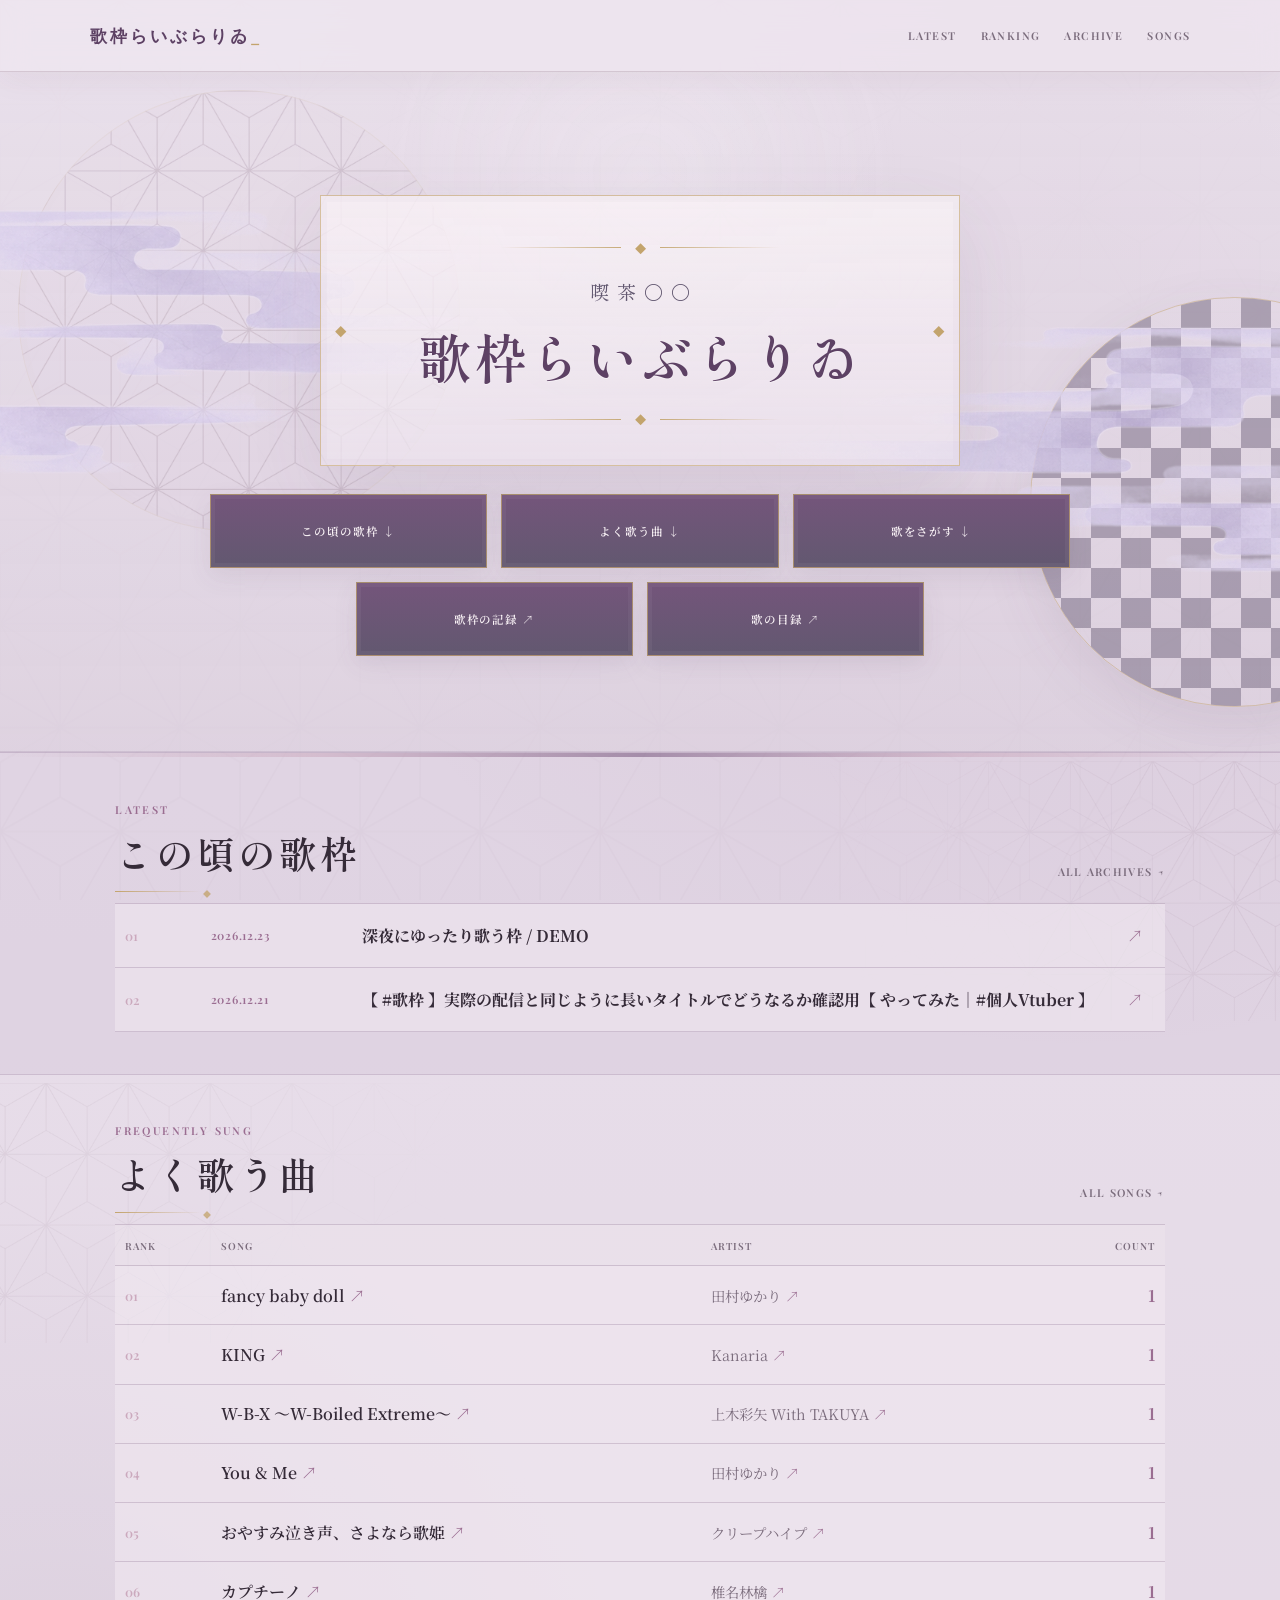
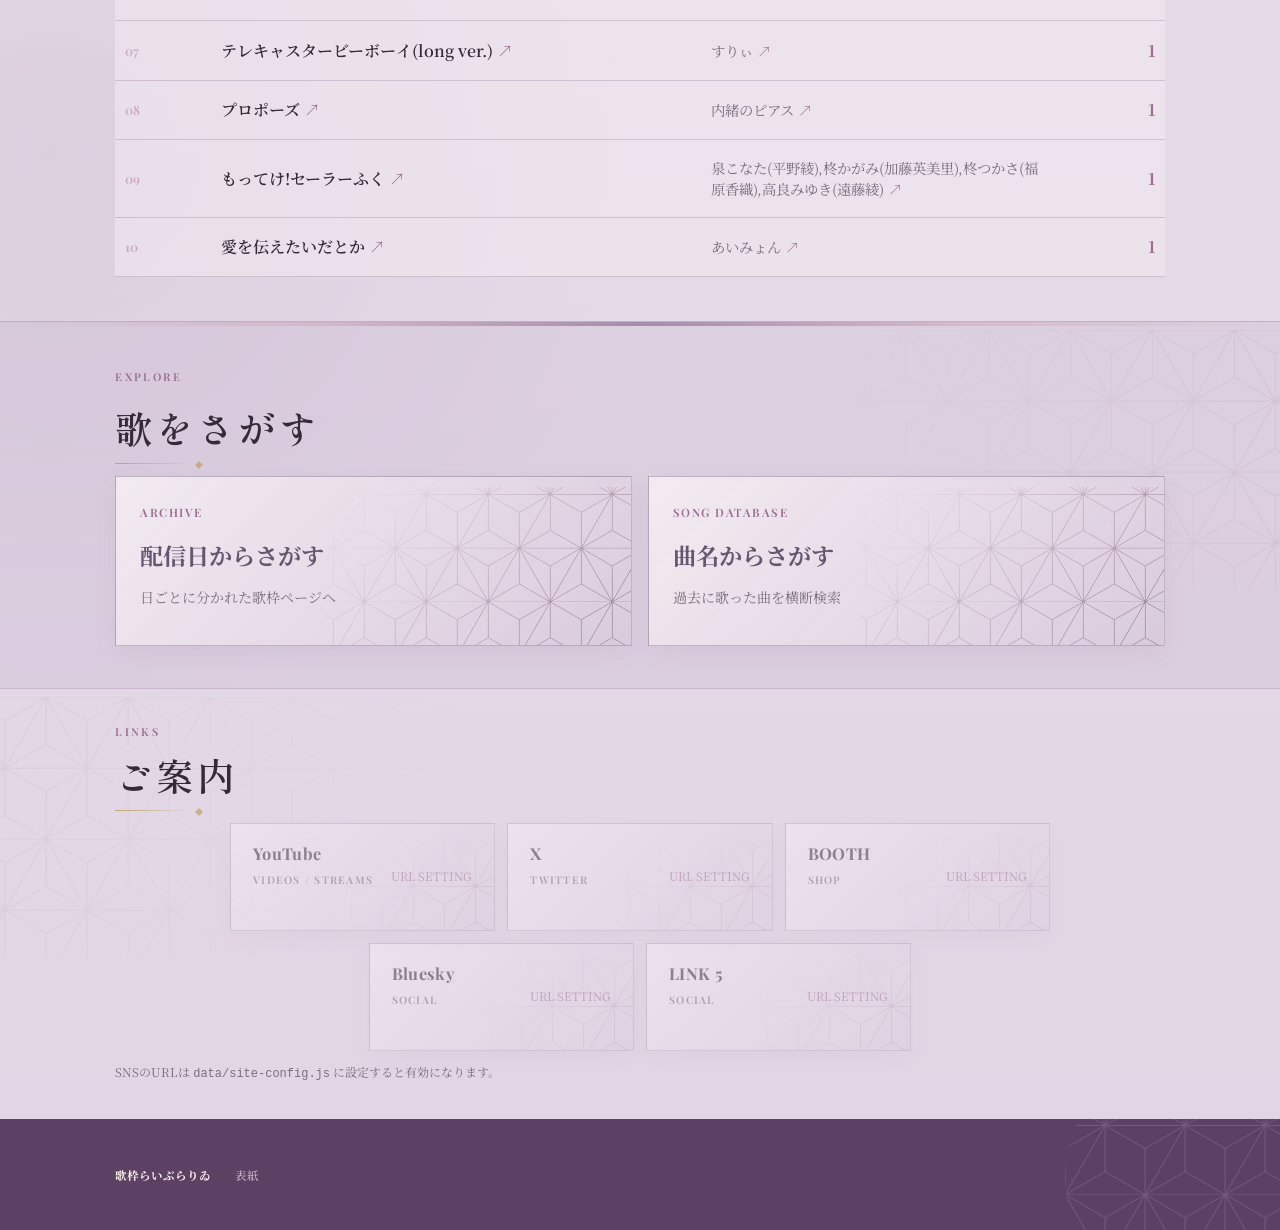
<file: index.html>
<!doctype html>
<html lang="ja">
<head>
  <meta charset="utf-8">
  <meta name="viewport" content="width=device-width,initial-scale=1">
  <title>活動名 | Official</title>
  <link rel="stylesheet" href="style.css">
</head>
<body>
<header>
  <a class="logo" href="./">歌枠らいぶらりゐ<span>_</span></a>
  <nav>
    <a href="#latest">LATEST</a>
    <a href="#ranking">RANKING</a>
    <a href="./archive/">ARCHIVE</a>
    <a href="./songs/">SONGS</a>
  </nav>
</header>

<main>
  
<section class="hero homeHero hero-v7">
  <div class="heroPattern heroPattern-left" aria-hidden="true"></div>
  <div class="heroPattern heroPattern-right" aria-hidden="true"></div>
  <div class="heroKasumiAsset heroKasumi-left" aria-hidden="true"></div>
  <div class="heroKasumiAsset heroKasumi-right" aria-hidden="true"></div>
  <div class="heroCenter">
    <div class="heroTitleFrame">
      <div class="heroRule heroRule-top" aria-hidden="true"><span>◆</span></div>
      <div class="heroKissa">喫茶〇〇</div>
      <h1 class="heroLibraryTitle">歌枠らいぶらりゐ</h1>
      <div class="heroRule" aria-hidden="true"><span>◆</span></div>
      <p class="heroCatchcopy">キャッチコピー</p>
    </div>

    <div class="heroActions">
      <a href="#latest" class="primaryButton">この頃の歌枠 ↓</a>
      <a href="#ranking" class="ghostButton">よく歌う曲 ↓</a>
      <a href="#explore" class="ghostButton">歌をさがす ↓</a>
      <a href="./archive/" class="ghostButton">歌枠の記録 ↗</a>
      <a href="./songs/" class="ghostButton">歌の目録 ↗</a>
    </div>

  </div>
</section>





  <section class="section" id="latest">
    <div class="sectionHead">
      <div>
        <p class="eyebrow">LATEST</p>
        <h2>この頃の歌枠</h2>
      </div>
      <a class="textLink" href="./archive/">ALL ARCHIVES ↗</a>
    </div>
    <div id="latestList" class="latestList"></div>
  </section>



  <section class="section" id="ranking">
    <div class="sectionHead">
      <div>
        <p class="eyebrow">FREQUENTLY SUNG</p>
        <h2>よく歌う曲</h2>
      </div>
      <a class="textLink" href="./songs/">ALL SONGS ↗</a>
    </div>

    <div class="rankingTable">
      <div class="rankingHead">
        <span>RANK</span>
        <span>SONG</span>
        <span>ARTIST</span>
        <span>COUNT</span>
      </div>
      <div id="rankingList"></div>
    </div>
  </section>




  <section class="section" id="explore">
    <p class="eyebrow">EXPLORE</p>
    <h2>歌をさがす</h2>
    <div class="cards">
      <a class="card" href="./archive/">
        <span class="card-date">ARCHIVE</span>
        <h3>配信日からさがす</h3>
        <p class="card-meta">日ごとに分かれた歌枠ページへ</p>
      </a>
      <a class="card" href="./songs/">
        <span class="card-date">SONG DATABASE</span>
        <h3>曲名からさがす</h3>
        <p class="card-meta">過去に歌った曲を横断検索</p>
      </a>
    </div>
  </section>



  <section class="section" id="socials">
    <p class="eyebrow">LINKS</p>
    <h2>ご案内</h2>
    <div id="socialLinks" class="socialGrid"></div>
    <p id="socialNote" class="socialNote" hidden>
      SNSのURLは <code>data/site-config.js</code> に設定すると有効になります。
    </p>
  </section>
</main>

<footer><b>歌枠らいぶらりゐ</b><span>表紙</span></footer>

<script src="./data/archives.js"></script>
<script src="./data/site-config.js"></script>
<script>
const collator = new Intl.Collator("ja", {numeric:true, sensitivity:"base"});

function escapeHtml(value){
  return String(value).replace(/[&<>"']/g, c => ({
    "&":"&amp;", "<":"&lt;", ">":"&gt;", '"':"&quot;", "'":"&#039;"
  }[c]));
}

function makeSongHistoryUrl(title, artist){
  const p = new URLSearchParams({song:title, artist});
  return `./songs/history/?${p.toString()}`;
}

function makeArtistUrl(artist){
  return `./artists/?artist=${encodeURIComponent(artist)}`;
}

// Latest 5 archives
const latestArchives = [...ARCHIVES]
  .sort((a,b) => b.date.localeCompare(a.date))
  .slice(0,5);

document.getElementById("latestList").innerHTML = latestArchives.map((archive, index) => `
  <a class="latestRow" href="./archive/${archive.date}/">
    <span class="latestNumber">${String(index + 1).padStart(2,"0")}</span>
    <span class="latestDate">${archive.date.replaceAll("-",".")}</span>
    <strong class="latestTitle">${escapeHtml(archive.title)}</strong>
    <span class="latestArrow">↗</span>
  </a>
`).join("");

// Song ranking TOP 10
const songMap = new Map();

ARCHIVES.forEach(archive => {
  archive.songs
    .filter(song => song.type === "song")
    .forEach(song => {
      const artist = song.artist || "未登録";
      const key = `${song.title}|||${artist}`;

      if(!songMap.has(key)){
        songMap.set(key, {
          title: song.title,
          artist,
          count: 0
        });
      }

      songMap.get(key).count++;
    });
});

const ranking = [...songMap.values()]
  .sort((a,b) =>
    (b.count - a.count) ||
    collator.compare(a.title, b.title) ||
    collator.compare(a.artist, b.artist)
  )
  .slice(0,10);

document.getElementById("rankingList").innerHTML = ranking.map((item, index) => `
  <div class="rankingRow">
    <span class="rankNumber">${String(index + 1).padStart(2,"0")}</span>
    <a class="rankingSong" href="${makeSongHistoryUrl(item.title,item.artist)}">
      ${escapeHtml(item.title)} <span>↗</span>
    </a>
    <a class="rankingArtist" href="${makeArtistUrl(item.artist)}">
      ${escapeHtml(item.artist)} <span>↗</span>
    </a>
    <strong class="rankingCount">${item.count}</strong>
  </div>
`).join("");

// Socials: add/remove items only in data/site-config.js
const socials = Array.isArray(SITE_CONFIG?.socials) ? SITE_CONFIG.socials : [];

let hasUnsetSocial = false;
document.getElementById("socialLinks").innerHTML = socials.map((item, index) => {
  const label = item.label || `LINK ${index + 1}`;
  const sub = item.sub || "SOCIAL";
  const url = item.url || "";
  const enabled = /^https?:\/\//i.test(url);

  if(!enabled) hasUnsetSocial = true;

  return enabled
    ? `<a class="socialCard" href="${escapeHtml(url)}" target="_blank" rel="noopener noreferrer">
         <strong>${escapeHtml(label)}</strong>
         <small>${escapeHtml(sub)}</small>
         <span class="socialArrow">↗</span>
       </a>`
    : `<div class="socialCard socialCardDisabled" aria-disabled="true">
         <strong>${escapeHtml(label)}</strong>
         <small>${escapeHtml(sub)}</small>
         <span class="socialArrow">URL SETTING</span>
       </div>`;
}).join("");

document.getElementById("socialNote").hidden = !hasUnsetSocial;
</script>
</body>
</html>
</file>
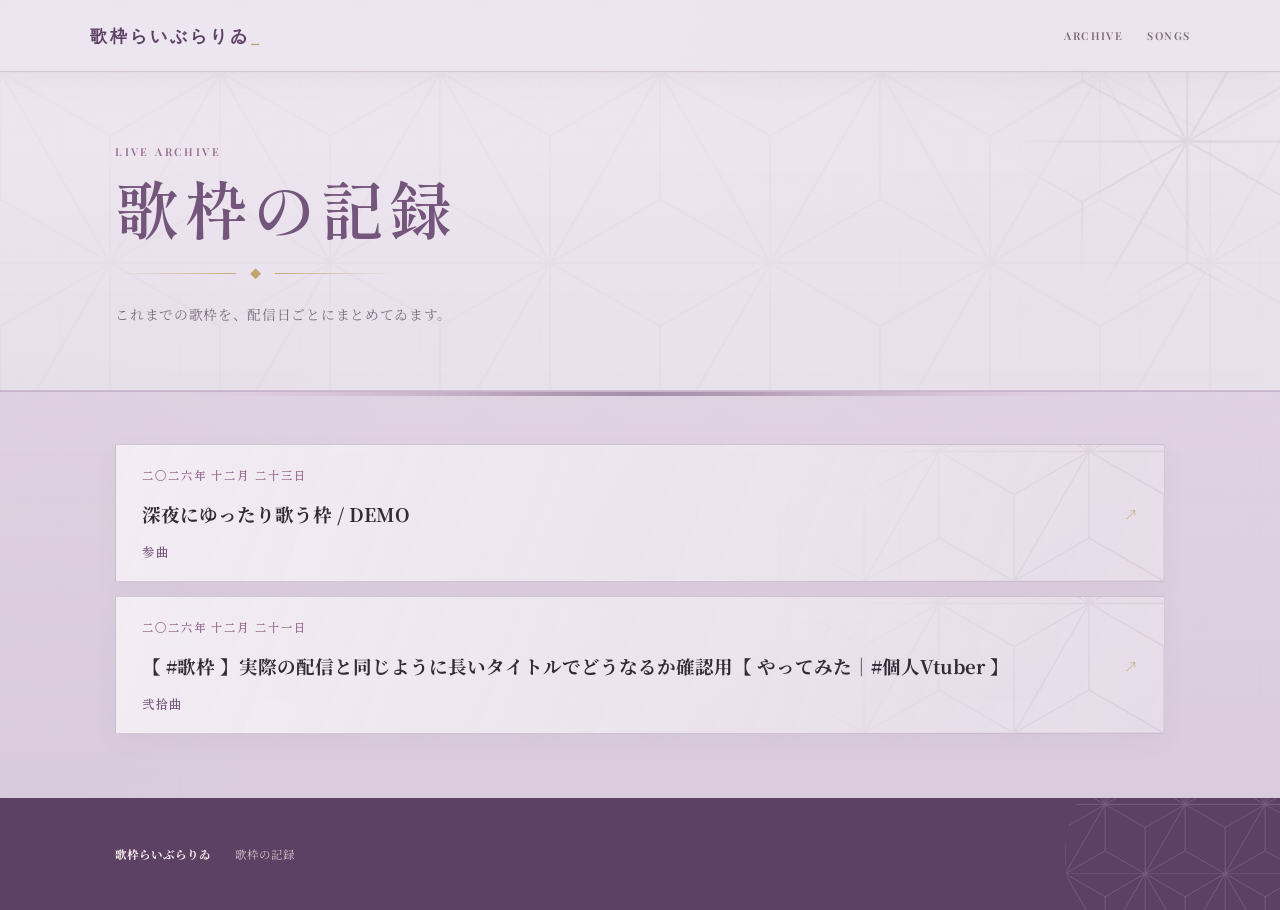
<file: archive/index.html>
<!doctype html>
<html lang="ja">
<head>
  <meta charset="utf-8">
  <meta name="viewport" content="width=device-width,initial-scale=1">
  <title>歌枠の記録 | 活動名</title>
  <link rel="stylesheet" href="../style.css">
</head>
<body>
<header>
  <a class="logo" href="../">歌枠らいぶらりゐ<span>_</span></a>
  <nav><a href="./">ARCHIVE</a><a href="../songs/">SONGS</a></nav>
</header>

<main class="archiveIndexPage">
  <section class="archiveIndexHero">
    <div class="archiveIndexHeroInner">
      <p class="eyebrow">LIVE ARCHIVE</p>
      <h1>歌枠の記録</h1>
      <div class="pageTitleRule" aria-hidden="true"><span>◆</span></div>
      <p class="archiveLead">これまでの歌枠を、配信日ごとにまとめてゐます。</p>
    </div>
  </section>

  <section class="section archiveIndexSection">
    <div id="archiveCards" class="cards archiveIndexCards"></div>
  </section>
</main>

<footer><b>歌枠らいぶらりゐ</b><span>歌枠の記録</span></footer>

<script src="../data/archives.js"></script>
<script>
const root = document.getElementById("archiveCards");

const simpleKanji = "〇一二三四五六七八九";
const daiji = ["","壱","弐","参","肆","伍","陸","漆","捌","玖"];

function formatArchiveDate(value){
  const [y,m,d] = value.split("-").map(Number);
  const year = String(y).split("").map(n => simpleKanji[Number(n)]).join("");
  const jpNumber = n => n < 10 ? simpleKanji[n]
    : n === 10 ? "十"
    : n < 20 ? "十" + simpleKanji[n - 10]
    : simpleKanji[Math.floor(n / 10)] + "十" + (n % 10 ? simpleKanji[n % 10] : "");
  return `${year}年 ${jpNumber(m)}月 ${jpNumber(d)}日`;
}

function formatDaijiCount(n){
  n = Math.max(0, Math.floor(Number(n) || 0));
  if(n === 0) return "〇曲";
  if(n < 10) return daiji[n] + "曲";
  if(n < 20) return "拾" + (n % 10 ? daiji[n % 10] : "") + "曲";
  if(n < 100){
    const tens = Math.floor(n / 10);
    const ones = n % 10;
    return daiji[tens] + "拾" + (ones ? daiji[ones] : "") + "曲";
  }
  return String(n).split("").map(x => daiji[Number(x)] || "〇").join("") + "曲";
}

root.innerHTML = [...ARCHIVES].reverse().map(a => {
  const count = a.songs.filter(s => s.type === "song").length;
  return `<a class="card archiveIndexCard" href="./${a.date}/">
    <span class="card-date">${formatArchiveDate(a.date)}</span>
    <h3>${a.title}</h3>
    <p class="card-meta">${formatDaijiCount(count)}</p>
    <span class="archiveCardArrow" aria-hidden="true">↗</span>
  </a>`;
}).join("");
</script>
</body>
</html>
</file>
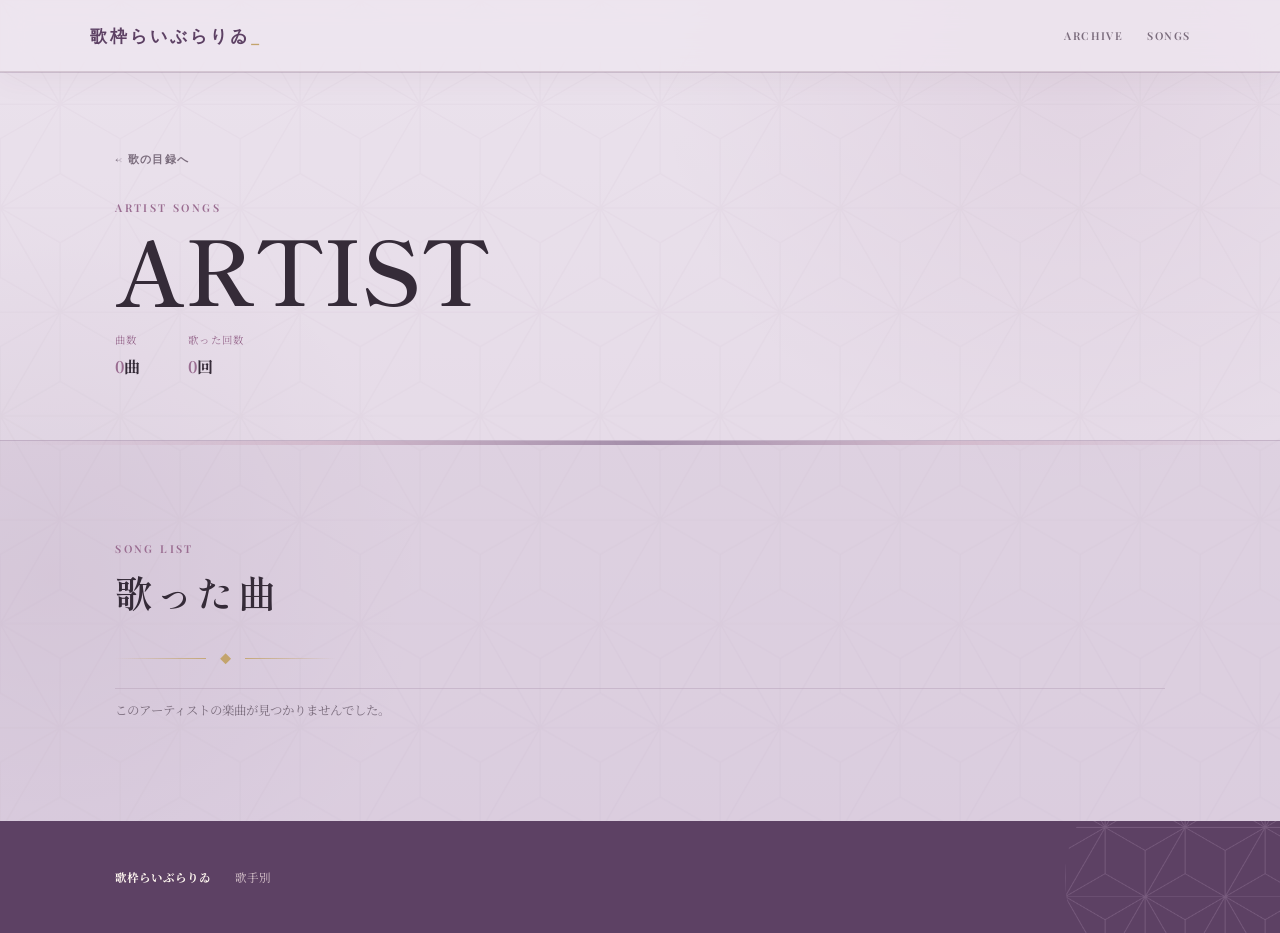
<file: artists/index.html>
<!doctype html><html lang="ja"><head><meta charset="utf-8"><meta name="viewport" content="width=device-width,initial-scale=1"><title>ARTIST | 活動名</title><link rel="stylesheet" href="../style.css"></head><body>
<header><a class="logo" href="../">歌枠らいぶらりゐ<span>_</span></a><nav><a href="../archive/">ARCHIVE</a><a href="../songs/">SONGS</a></nav></header>

<main>
<section class="section historyHero">
  <a class="backlink" href="../songs/">← 歌の目録へ</a>
  <p class="eyebrow">ARTIST SONGS</p>
  <h1 id="artistTitle" class="historyTitle">ARTIST</h1>
  <div class="historyMeta">
    <div><span>曲数</span><strong><i id="songTotal">0</i>曲</strong></div>
    <div><span>歌った回数</span><strong><i id="performanceTotal">0</i>回</strong></div>
  </div>
</section>

<section class="section">
  <p class="eyebrow">SONG LIST</p>
  <h2>歌った曲</h2><div class="pageTitleRule artistTitleRule" aria-hidden="true"><span>◆</span></div>
  <div class="artistSongList" id="artistSongList"></div>
  <p id="notFound" class="muted" hidden>このアーティストの楽曲が見つかりませんでした。</p>
</section>
</main>

<footer><b>歌枠らいぶらりゐ</b><span>歌手別</span></footer>

<script src="../data/archives.js"></script>
<script>
const params = new URLSearchParams(location.search);
const artist = params.get("artist") || "";

document.title = artist ? `${artist} 楽曲一覧 | 活動名` : "ARTIST | 活動名";

const artistTitleEl = document.getElementById("artistTitle");
artistTitleEl.textContent = artist || "ARTIST";

function fitMobileArtistTitle(){
  artistTitleEl.classList.remove("is-long","is-very-long");
  if(window.innerWidth > 640) return;

  const lineCount = () => {
    const style = getComputedStyle(artistTitleEl);
    const lh = parseFloat(style.lineHeight);
    if(!Number.isFinite(lh) || lh <= 0) return 1;
    return Math.round(artistTitleEl.getBoundingClientRect().height / lh);
  };

  // 通常サイズで3行以上なら一段階だけ縮小。
  if(lineCount() >= 3){
    artistTitleEl.classList.add("is-long");
  }

  // 一段階縮小しても4行以上なら、もう一段階だけ縮小。
  requestAnimationFrame(() => {
    if(lineCount() >= 4){
      artistTitleEl.classList.add("is-very-long");
    }
  });
}

requestAnimationFrame(fitMobileArtistTitle);
window.addEventListener("resize", fitMobileArtistTitle);

const map = new Map();

ARCHIVES.forEach(archive => {
  archive.songs
    .filter(song => song.type === "song" && (song.artist || "未登録") === artist)
    .forEach(song => {
      if(!map.has(song.title)){
        map.set(song.title, {title:song.title, count:0});
      }
      map.get(song.title).count++;
    });
});

const songs = [...map.values()].sort((a,b) =>
  new Intl.Collator("ja", {numeric:true, sensitivity:"base"}).compare(a.title,b.title)
);

document.getElementById("songTotal").textContent = songs.length;
document.getElementById("performanceTotal").textContent =
  songs.reduce((sum,s)=>sum+s.count,0);

const root = document.getElementById("artistSongList");
const nf = document.getElementById("notFound");

if(!songs.length){
  nf.hidden = false;
}else{
  root.innerHTML = songs.map(song => {
    const p = new URLSearchParams({song:song.title, artist});
    return `
      <a class="artistSongCard" href="../songs/history/?${p.toString()}">
        <div class="artistSongTitle">${song.title}</div>
        <div class="artistSongCount">${song.count}回</div>
        <div class="artistSongArrow">↗</div>
      </a>
    `;
  }).join("");
}
</script>
</body></html>
</file>
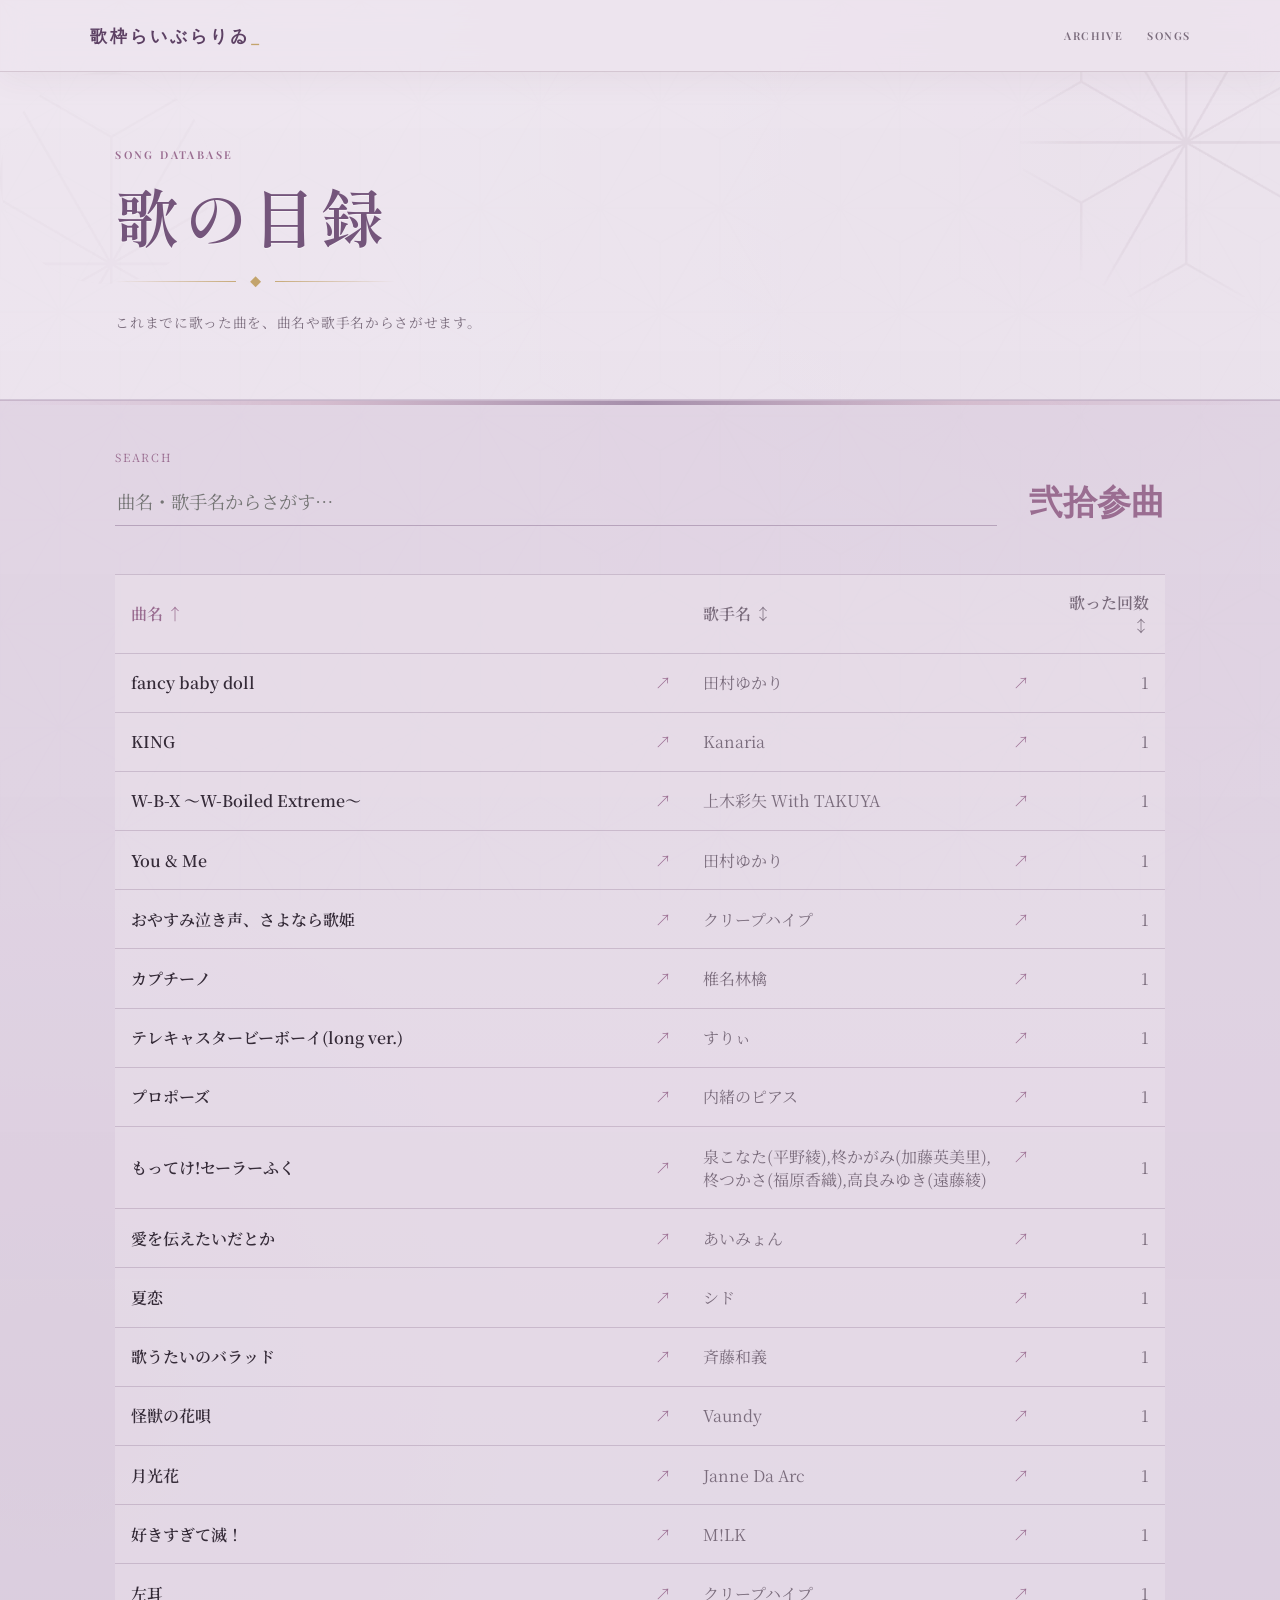
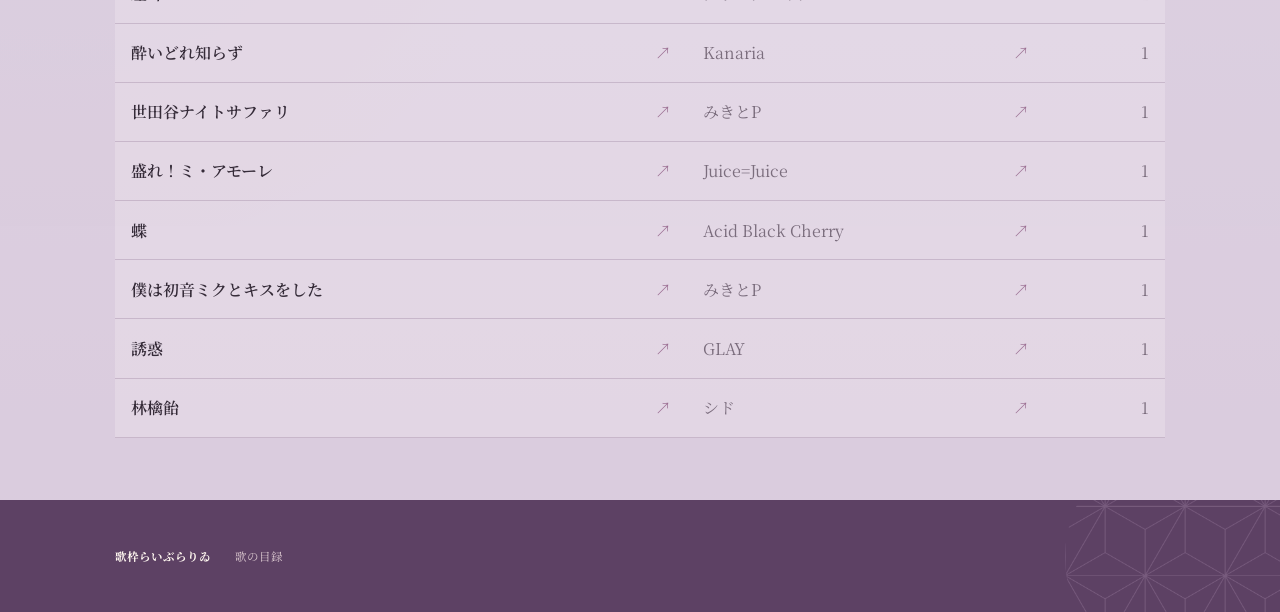
<file: songs/index.html>
<!doctype html><html lang="ja"><head><meta charset="utf-8"><meta name="viewport" content="width=device-width,initial-scale=1"><title>SONG DATABASE | 活動名</title><link rel="stylesheet" href="../style.css">
<script>
function formatDaijiSongTotal(n){
  const d=["","壱","弐","参","肆","伍","陸","漆","捌","玖"];
  n=Math.max(0,Math.floor(Number(n)||0));
  if(n===0)return "〇曲";
  if(n<10)return d[n]+"曲";
  if(n<20)return "拾"+(n%10?d[n%10]:"")+"曲";
  if(n<100)return d[Math.floor(n/10)]+"拾"+(n%10?d[n%10]:"")+"曲";
  return String(n).split("").map(x=>d[Number(x)]||"〇").join("")+"曲";
}
</script>

</head><body>
<header><a class="logo" href="../">歌枠らいぶらりゐ<span>_</span></a><nav><a href="../archive/">ARCHIVE</a><a href="./">SONGS</a></nav></header>
<main class="songsIndexPage songsFixed">
<section class="hero songsPageHero archiveIndexHero">
  <div class="archiveIndexHeroInner songsPageHeroInner">
    <p class="eyebrow">SONG DATABASE</p>
    <h1>歌の目録</h1><div class="pageTitleRule" aria-hidden="true"><span>◆</span></div>
    <p class="archiveLead songsLead">これまでに歌った曲を、曲名や歌手名からさがせます。</p>
  </div>
</section>

<section class="section">
  <div class="toolbar">
    <label class="search"><span>SEARCH</span><input id="search" type="search" placeholder="曲名・歌手名からさがす…"></label>
    <div class="stats"><strong id="count">〇曲</strong></div>
  </div>

  <div class="songTableWrap">
    <div class="songTableHead">
      <button class="sortBtn" data-key="title">曲名 <span class="sortMark">↕</span></button>
      <button class="sortBtn" data-key="artist">歌手名 <span class="sortMark">↕</span></button>
      <button class="sortBtn countHead" data-key="count"><span class="countLabelDesktop">歌った回数</span><span class="countLabelMobile">回数</span> <span class="sortMark">↕</span></button>
    </div>
    <div id="songList"></div>
  </div>
  <p id="empty" hidden>該当する曲がありません。</p>
</section>
</main>
<footer><b>歌枠らいぶらりゐ</b><span>歌の目録</span></footer>

<script src="../data/archives.js"></script>
<script>
const $ = s => document.querySelector(s);
const collator = new Intl.Collator("ja", {numeric:true, sensitivity:"base"});
let sortKey = "title";
let sortDir = "asc";

function buildSongData(){
  const map = new Map();

  ARCHIVES.forEach(archive => {
    archive.songs
      .filter(song => song.type === "song")
      .forEach(song => {
        const artist = song.artist || "未登録";
        const key = `${song.title}|||${artist}`;

        if(!map.has(key)){
          map.set(key, {
            title: song.title,
            artist,
            count: 0
          });
        }

        map.get(key).count++;
      });
  });

  return [...map.values()];
}

const songData = buildSongData();

function compare(a,b){
  let result = 0;

  if(sortKey === "count"){
    result = a.count - b.count;
  } else {
    result = collator.compare(a[sortKey], b[sortKey]);
  }

  return sortDir === "asc" ? result : -result;
}

function makeHistoryUrl(item){
  const p = new URLSearchParams({
    song: item.title,
    artist: item.artist
  });
  return `./history/?${p.toString()}`;
}

function render(){
  const q = $("#search").value.trim().toLowerCase();

  const filtered = songData
    .filter(item => (`${item.title} ${item.artist}`).toLowerCase().includes(q))
    .sort(compare);

  $("#count").textContent = formatDaijiSongTotal(filtered.length);
  $("#empty").hidden = filtered.length > 0;

  $("#songList").innerHTML = filtered.map(item => `
    <div class="songDbRow">
      <a class="songTitleLink" href="${makeHistoryUrl(item)}">${item.title}<span class="songArrow">↗</span></a>
      <a class="songArtist artistLink" href="../artists/?artist=${encodeURIComponent(item.artist)}">${item.artist}<span class="songArrow">↗</span></a>
      <div class="songCount">${item.count}</div>
    </div>
  `).join("");

  document.querySelectorAll(".sortBtn").forEach(btn => {
    const mark = btn.querySelector(".sortMark");

    if(btn.dataset.key === sortKey){
      mark.textContent = sortDir === "asc" ? "↑" : "↓";
      btn.classList.add("active");
    } else {
      mark.textContent = "↕";
      btn.classList.remove("active");
    }
  });
}

document.querySelectorAll(".sortBtn").forEach(btn => {
  btn.addEventListener("click", () => {
    const key = btn.dataset.key;

    if(sortKey === key){
      sortDir = sortDir === "asc" ? "desc" : "asc";
    } else {
      sortKey = key;
      sortDir = "asc";
    }

    render();
  });
});

$("#search").addEventListener("input", render);
render();
</script>

</body></html>
</file>
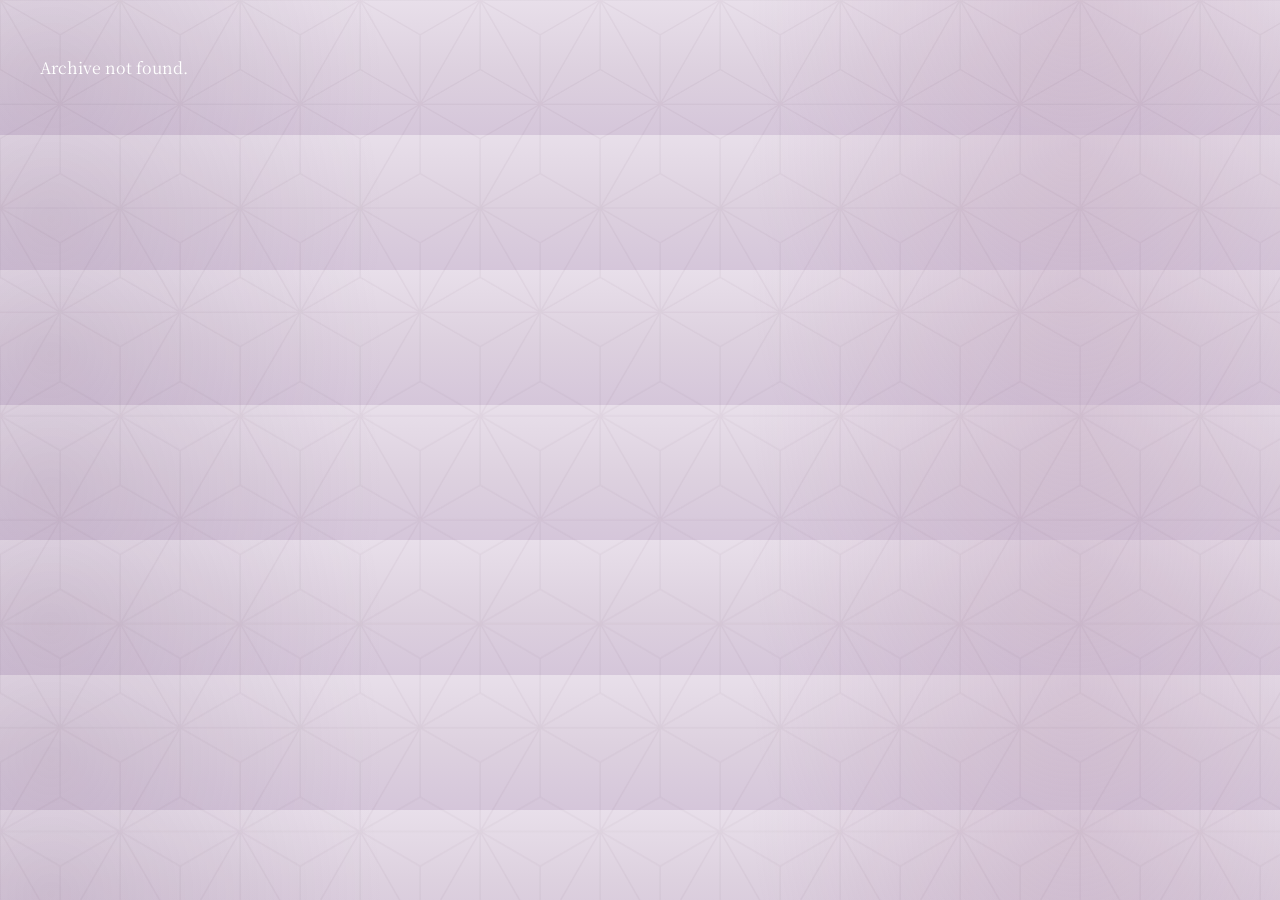
<file: archive/2026-12-21/index.html>
<!doctype html><html lang="ja"><head><meta charset="utf-8"><meta name="viewport" content="width=device-width,initial-scale=1"><title>ARCHIVE | 活動名</title><link rel="stylesheet" href="../../style.css"></head><body>
<header><a class="logo" href="../../">歌枠らいぶらりゐ<span>_</span></a><nav><a href="../">ARCHIVE</a><a href="../../songs/">SONGS</a></nav></header>
<main class="archiveDetailPage"><section class="section archiveDetailSection"><a class="backlink" href="../">← 歌枠の記録へ</a><div class="playerHead"><div><p class="eyebrow" id="dateLabel"></p><h2 id="archiveTitle">ARCHIVE</h2><p id="meta" class="muted"></p></div><button id="share" class="share">共有する ↗</button></div><div class="playerLayout"><div class="video"><div id="player"></div></div><aside class="setlist"><div class="setlistHead"><span>歌の目録</span></div><div id="tracks"></div></aside></div></section></main><footer><b>歌枠らいぶらりゐ</b><span id="footDate"></span></footer>
<script src="../../data/site-config.js"></script><script src="../../data/archives.js"></script><script src="../../archive-page.js"></script></body></html>
</file>
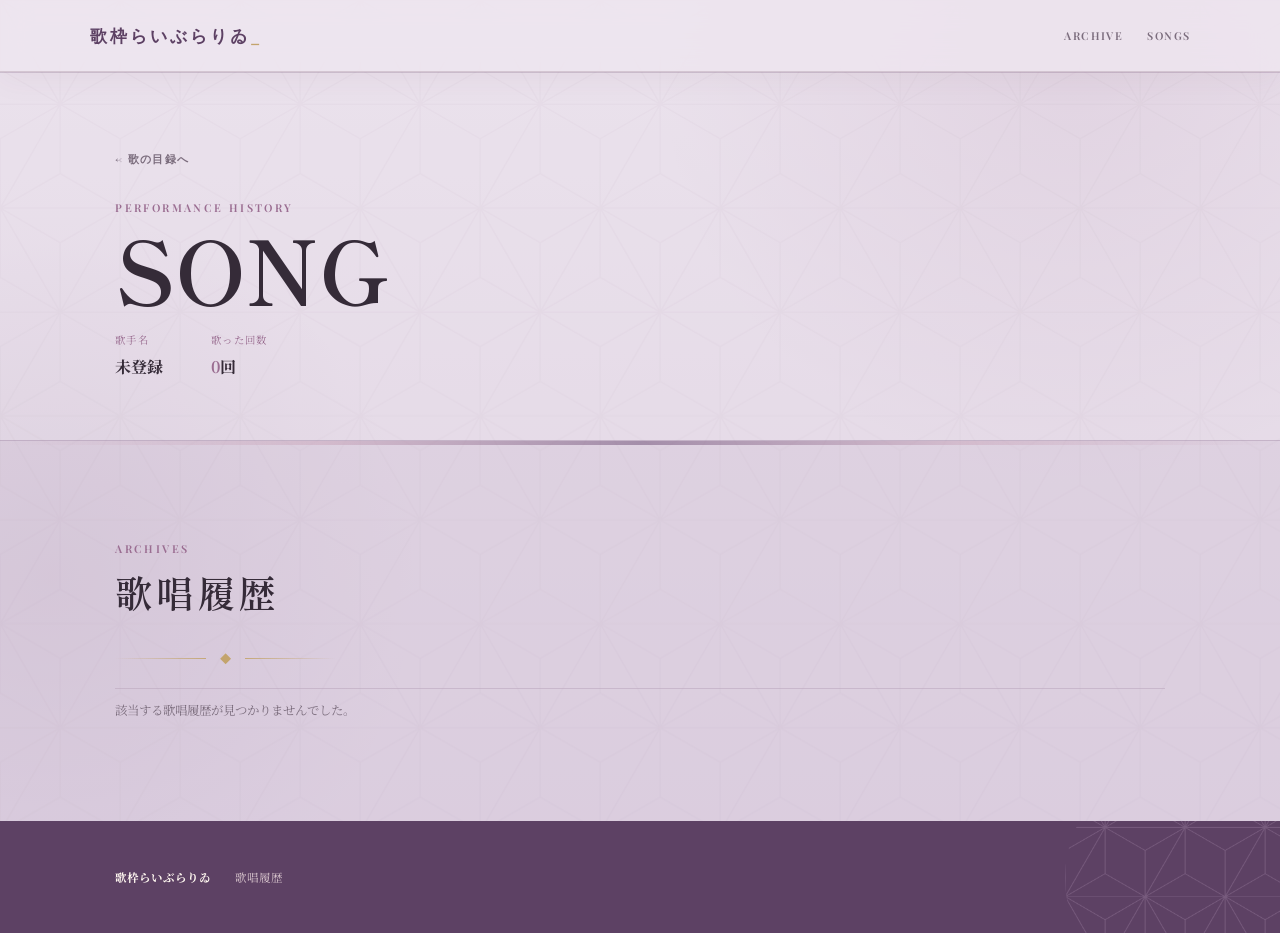
<file: songs/history/index.html>
<!doctype html><html lang="ja"><head><meta charset="utf-8"><meta name="viewport" content="width=device-width,initial-scale=1"><title>歌唱履歴 | 活動名</title><link rel="stylesheet" href="../../style.css"></head><body>
<header><a class="logo" href="../../">歌枠らいぶらりゐ<span>_</span></a><nav><a href="../../archive/">ARCHIVE</a><a href="../">SONGS</a></nav></header>

<main>
<section class="section historyHero">
  <a class="backlink" href="../">← 歌の目録へ</a>
  <p class="eyebrow">PERFORMANCE HISTORY</p>
  <h1 id="songTitle" class="historyTitle">SONG</h1>
  <div class="historyMeta">
    <div><span>歌手名</span><strong id="artistName">-</strong></div>
    <div><span>歌った回数</span><strong><i id="totalCount">0</i>回</strong></div>
  </div>
</section>

<section class="section">
  <p class="eyebrow">ARCHIVES</p>
  <h2>歌唱履歴</h2><div class="pageTitleRule historyTitleRule" aria-hidden="true"><span>◆</span></div>
  <div id="historyList" class="historyList"></div>
  <p id="notFound" class="muted" hidden>該当する歌唱履歴が見つかりませんでした。</p>
</section>
</main>

<footer><b>歌枠らいぶらりゐ</b><span>歌唱履歴</span></footer>

<script src="../../data/archives.js"></script>
<script>
function formatHistoryDate(value){
  const k="〇一二三四五六七八九";
  const [y,m,d]=value.split("-").map(Number);
  const n=x=>x<10?k[x]:x===10?"十":x<20?"十"+k[x-10]:
    k[Math.floor(x/10)]+"十"+(x%10?k[x%10]:"");
  return String(y).split("").map(x=>k[Number(x)]).join("")+"年 "+n(m)+"月 "+n(d)+"日";
}

const params = new URLSearchParams(location.search);
const songName = params.get("song") || "";
const artistName = params.get("artist") || "";

document.title = songName ? `${songName} 歌唱履歴 | 活動名` : "歌唱履歴 | 活動名";
const songTitleEl = document.getElementById("songTitle");
songTitleEl.textContent = songName || "SONG";
document.getElementById("artistName").textContent = artistName || "未登録";

function fitMobileHistoryTitle(){
  songTitleEl.classList.remove("is-long","is-very-long");
  if(window.innerWidth > 640) return;

  const lineCount = () => {
    const style = getComputedStyle(songTitleEl);
    const lh = parseFloat(style.lineHeight);
    if(!Number.isFinite(lh) || lh <= 0) return 1;
    return Math.round(songTitleEl.getBoundingClientRect().height / lh);
  };

  // 通常サイズで3行以上なら、一段だけ縮小。
  if(lineCount() >= 3){
    songTitleEl.classList.add("is-long");
  }

  // 一段縮小後も4行以上なら、もう一段だけ縮小。
  requestAnimationFrame(() => {
    if(lineCount() >= 4){
      songTitleEl.classList.add("is-very-long");
    }
  });
}

requestAnimationFrame(fitMobileHistoryTitle);
window.addEventListener("resize", fitMobileHistoryTitle);

const performances = [];

ARCHIVES.forEach(archive => {
  archive.songs
    .filter(song =>
      song.type === "song" &&
      song.title === songName &&
      (song.artist || "未登録") === artistName
    )
    .forEach(song => {
      performances.push({
        date: archive.date,
        archiveTitle: archive.title,
        time: song.time
      });
    });
});

performances.sort((a,b) => b.date.localeCompare(a.date));
document.getElementById("totalCount").textContent = performances.length;

const root = document.getElementById("historyList");
const nf = document.getElementById("notFound");

if(!performances.length){
  nf.hidden = false;
} else {
  root.innerHTML = performances.map(p => `
    <a class="historyCard" href="../../archive/${p.date}/?t=${p.time}">
      <div class="historyDate">${formatHistoryDate(p.date)}</div>
      <div class="historyArchiveTitle">${p.archiveTitle}</div>
      <div class="historyListen">視聴 ↗</div>
    </a>
  `).join("");
}
</script>



</body></html>
</file>
<file: style.css>
@import url("https://fonts.googleapis.com/css2?family=Noto+Serif+JP:wght@400;500;600;700&family=Shippori+Mincho:wght@400;500;600;700&family=Playfair+Display:wght@500;600;700&display=swap");

:root{
  --text:#352b38;
  --muted:#7b6d7d;
  --main:#74557B;
  --deep:#5d4164;
  --accent:#9a6d91;
  --rose:#cba9bd;
  --softrose:#dcc8d5;
  --gold:#c3a46d;
  --line:rgba(116,85,123,.24);
}

*{
  box-sizing:border-box;
}

html{
  scroll-behavior:smooth;
  max-width:100%;
  overflow-x:hidden;
}

body{
  margin:0;
  max-width:100%;
  overflow-x:hidden;
  color:var(--text);
  font-family:"Noto Serif JP","Shippori Mincho",serif;
}

body::before{
  content:"";
  position:fixed;
  inset:0;
  pointer-events:none;
  z-index:-1;
  opacity:.055;
  background-image:url("./assets/asanoha.png");
  background-size:120px 207.846px;
}

a{
  color:inherit;
  text-decoration:none;
}

button,input{
  font:inherit;
}

header{
  height:72px;
  padding:0 7vw;
  display:flex;
  align-items:center;
  justify-content:space-between;
  position:sticky;
  top:0;
  z-index:20;
  backdrop-filter:blur(14px);
}

.logo{
  font:600 1.05rem "Playfair Display",serif;
  letter-spacing:.18em;
}

nav{
  display:flex;
  gap:1.5rem;
}

nav a{
  font:600 .68rem "Playfair Display",serif;
  letter-spacing:.13em;
  color:var(--muted);
}

.hero{
  padding:10vw 9vw 8vw;
  display:flex;
  flex-direction:column;
  justify-content:center;
  position:relative;
  overflow:hidden;
}

.eyebrow{
  font:600 .68rem "Playfair Display",serif;
  letter-spacing:.22em;
}

.hero h1{
  font:600 clamp(3.4rem,9vw,8rem)/.92 "Shippori Mincho",serif;
  letter-spacing:.04em;
  margin:1rem 0 1.7rem;
  position:relative;
  z-index:1;
}

.hero h1 em{
  font-style:normal;
  font-family:"Playfair Display",serif;
  letter-spacing:.02em;
}

.hero p{
  color:var(--muted);
  line-height:2.1;
  max-width:700px;
  position:relative;
  z-index:1;
}

.section{
  padding:7vw 9vw;
  border-top:1px solid var(--line);
  position:relative;
}

.section h2{
  font:600 clamp(2rem,4vw,3.8rem) "Shippori Mincho",serif;
  letter-spacing:.03em;
  margin:.5rem 0 2rem;
}

.section:nth-of-type(even)::before{
  content:"";
  position:absolute;
  left:0;
  top:0;
  width:100%;
}

.heroActions{
  display:flex;
  gap:.8rem;
  flex-wrap:wrap;
  margin-top:1.2rem;
  position:relative;
  z-index:2;
}

.primaryButton,.ghostButton{
  display:inline-flex;
  align-items:center;
  justify-content:center;
  padding:.95rem 1.2rem;
  border:1px solid var(--line);
  font:600 .72rem "Noto Serif JP",serif;
  letter-spacing:.08em;
}

.primaryButton{
  background:var(--main);
  border-color:var(--main);
}

.primaryButton:hover,.ghostButton:hover{
  border-color:var(--accent);
  background:var(--accent);
}

.sectionHead{
  display:flex;
  align-items:end;
  justify-content:space-between;
  gap:2rem;
  margin-bottom:2rem;
}

.sectionHead h2{
  margin-bottom:0;
}

.textLink,.backlink{
  color:var(--muted);
  font:600 .68rem "Playfair Display",serif;
  letter-spacing:.12em;
}

.backlink{
  display:inline-block;
  margin-bottom:2rem;
}

.textLink:hover,.backlink:hover{
  color:var(--accent);
}

.cards{
  display:grid;
  grid-template-columns:repeat(2,minmax(0,1fr));
  gap:1rem;
}

#archiveCards{
  grid-template-columns:1fr;
}

.card{
  display:block;
  border:1px solid var(--line);
  background:linear-gradient(135deg,rgba(255,250,244,.9),rgba(169,93,132,.055));
  padding:2rem;
  min-height:185px;
  position:relative;
  overflow:hidden;
}

.card::after{
  content:"";
  position:absolute;
}

.card:hover{
  border-color:var(--accent);
  transform:translateY(-2px);
  transition:.18s;
}

.card-date{
  color:var(--accent);
  font:600 .72rem "Playfair Display",serif;
  letter-spacing:.13em;
}

.card h3{
  font-size:1.35rem;
  margin:1rem 0;
}

.card-meta,.muted{
  color:var(--muted);
  font-size:.78rem;
}

.latestList,.rankingTable,.historyList,.artistSongList,.songTableWrap{
  border-top:1px solid var(--line);
}

.latestRow{
  display:grid;
  grid-template-columns:70px 135px 1fr 28px;
  gap:1rem;
  align-items:center;
  padding:1.25rem .6rem;
  border-bottom:1px solid var(--line);
}

.latestRow:hover,.rankingRow:hover,.historyCard:hover,.artistSongCard:hover{
  background:rgba(169,93,132,.075);
}

.latestNumber,.rankNumber{
  color:var(--main);
  font:600 .8rem "Playfair Display",serif;
}

.latestDate{
  color:var(--accent);
  font:600 .72rem "Playfair Display",serif;
  letter-spacing:.06em;
}

.latestArrow,.songArrow,.artistSongArrow{
  color:var(--accent);
}

.rankingHead,.rankingRow{
  display:grid;
  grid-template-columns:80px minmax(0,1.4fr) minmax(0,1fr) 90px;
  gap:1rem;
  align-items:center;
}

.rankingHead{
  padding:.85rem .6rem;
  border-bottom:1px solid var(--line);
  color:var(--muted);
  font:600 .62rem "Playfair Display",serif;
  letter-spacing:.1em;
}

.rankingHead span:last-child,.rankingCount{
  text-align:right;
}

.rankingRow{
  padding:1.1rem .6rem;
  border-bottom:1px solid var(--line);
}

.rankingSong{
  font-weight:600;
}

.rankingArtist{
  color:var(--muted);
  font-size:.9rem;
}

.rankingSong span,.rankingArtist span,.rankingCount{
  color:var(--accent);
}

.rankingSong:hover,.rankingArtist:hover{
  color:var(--cream);
}

.socialGrid{
  display:grid;
  grid-template-columns:repeat(2,minmax(0,1fr));
  gap:1rem;
}

.socialGrid>.socialCard:last-child:nth-child(odd){
  grid-column:1/-1;
  width:calc(50% - .5rem);
  justify-self:center;
}

.socialCard{
  min-height:145px;
  padding:1.5rem;
  border:1px solid var(--line);
  background:rgba(255,250,244,.72);
  display:grid;
  grid-template-columns:auto 1fr auto;
  grid-template-rows:auto 1fr;
  gap:.6rem 1rem;
}

.socialCard:hover{
  border-color:var(--accent);
}

.socialIndex{
  color:var(--main);
  font:600 .65rem "Playfair Display",serif;
}

.socialCard strong{
  font:600 clamp(1.3rem,3vw,2.2rem) "Playfair Display",serif;
}

.socialCard small{
  grid-column:2;
  color:var(--muted);
  font:600 .62rem "Playfair Display",serif;
  letter-spacing:.1em;
}

.socialArrow{
  grid-column:3;
  grid-row:1/span 2;
  align-self:center;
  color:var(--accent);
}

.socialCardDisabled{
  opacity:.5;
}

.socialNote{
  color:var(--muted);
  font-size:.75rem;
}

.toolbar{
  display:grid;
  grid-template-columns:1fr auto;
  gap:2rem;
  align-items:end;
  margin-bottom:3rem;
}

.search span{
  display:block;
  color:var(--accent);
  font-size:.7rem;
  letter-spacing:.15em;
  margin-bottom:.7rem;
}

.search input{
  width:100%;
  background:transparent;
  color:var(--text);
  border:0;
  border-bottom:1px solid var(--line);
  padding:.9rem 0;
  font-size:1.15rem;
  outline:0;
}

.search input:focus{
  border-color:var(--accent);
}

.stats{
  display:flex;
  align-items:baseline;
  gap:.6rem;
}

.stats strong{
  font:600 2.1rem "Playfair Display";
  color:var(--accent);
}

.stats span{
  color:var(--muted);
  font-size:.65rem;
}

.songTableHead,.songDbRow{
  display:grid;
  grid-template-columns:minmax(0,1.6fr) minmax(0,1fr) 120px;
  align-items:center;
  border-bottom:1px solid var(--line);
}

.sortBtn{
  padding:1rem;
  border:0;
  background:transparent;
  color:var(--muted);
  text-align:left;
  font-weight:600;
  cursor:pointer;
}

.sortBtn:hover,.sortBtn.active{
  color:var(--cream);
}

.countHead,.songCount{
  text-align:right;
}

.songTitleLink,.songArtist,.songCount{
  padding:1.1rem 1rem;
}

.songTitleLink{
  display:flex;
  justify-content:space-between;
  gap:1rem;
  font-weight:600;
}

.songArtist,.songCount{
  color:var(--muted);
}

.songTitleLink:hover,.artistLink:hover{
  color:var(--accent);
}

.artistLink{
  display:flex;
  justify-content:space-between;
  gap:1rem;
}

.playerHead{
  display:flex;
  justify-content:space-between;
  align-items:end;
  gap:2rem;
  margin-bottom:2rem;
}

.playerHead h2,#archiveTitle{
  margin:.5rem 0;
  font:600 clamp(1.8rem,3vw,2.8rem) "Shippori Mincho",serif;
  line-height:1.3;
  letter-spacing:.02em;
}

.share{
  background:var(--main);
  color:#fff;
  border:1px solid var(--main);
  padding:.95rem 1.2rem;
  font-weight:600;
  cursor:pointer;
}

.share:hover{
  background:var(--accent);
  border-color:var(--accent);
}

.playerLayout{
  display:grid;
  grid-template-columns:minmax(0,1.8fr) minmax(280px,.8fr);
  gap:1rem;
  align-items:start;
}

.playerLayout > *{
  min-width:0;
}

.video{
  aspect-ratio:16/9;
  background:#000;
}

.video iframe,#player{
  width:100%;
  height:100%;
}

.setlist{
  border:1px solid var(--line);
  min-height:0;
  overflow-y:auto;
  overflow-x:hidden;
  overscroll-behavior:contain;
  scrollbar-gutter:stable;
}

.setlistHead{
  position:sticky;
  top:0;
  z-index:2;
  display:flex;
  justify-content:flex-start;
  padding:1rem;
  border-bottom:1px solid var(--line);
  background:rgba(244,238,245,.96);
  color:var(--accent);
  font-size:.68rem;
  letter-spacing:.1em;
}

.track{
  width:100%;
  display:grid;
  grid-template-columns:78px 1fr;
  align-items:center;
  padding:1rem;
  border:0;
  border-bottom:1px solid var(--line);
  background:transparent;
  color:var(--muted);
  text-align:left;
  cursor:pointer;
}

.track:hover,.track.active{
  color:var(--text);
}

.time{
  color:var(--main);
  font-family:"Noto Serif JP","Shippori Mincho",serif;
  font-size:.7rem;
  font-weight:600;
  line-height:1.35;
  letter-spacing:.02em;
  font-variant-numeric:lining-nums tabular-nums;
  font-feature-settings:"lnum" 1,"tnum" 1;
  white-space:nowrap;
  align-self:center;
}

.trackArtist{
  color:var(--muted);
  font-size:.82em;
}

.historyHero{
  padding-top:6vw;
}

.historyTitle{
  font:600 clamp(2.7rem,7vw,6rem)/1 "Shippori Mincho",serif;
  margin:1rem 0 2rem;
}

.historyMeta{
  display:flex;
  gap:3rem;
  flex-wrap:wrap;
}

.historyMeta div{
  display:flex;
  flex-direction:column;
  gap:.45rem;
}

.historyMeta span{
  color:var(--accent);
  font-size:.65rem;
  letter-spacing:.12em;
}

.historyMeta i{
  font-style:normal;
  color:var(--accent);
}

.historyCard{
  display:grid;
  grid-template-columns:150px 1fr 110px;
  gap:1rem;
  align-items:center;
  padding:1.2rem 1rem;
  border-bottom:1px solid var(--line);
}

.historyDate{
  color:var(--accent);
  font-size:.75rem;
}

.historyArchiveTitle{
  font-weight:600;
}

.historyListen{
  text-align:right;
  color:var(--muted);
  font-size:.68rem;
}

.artistSongCard{
  display:grid;
  grid-template-columns:1fr 180px 28px;
  gap:1rem;
  align-items:center;
  padding:1.15rem 1rem;
  border-bottom:1px solid var(--line);
}

.artistSongTitle{
  font-weight:600;
}

.artistSongCount{
  text-align:right;
  color:var(--muted);
  font-size:.7rem;
}

.toast{
  position:fixed;
  right:24px;
  bottom:24px;
  z-index:100;
  max-width:min(420px,calc(100vw - 32px));
  padding:.95rem 1.1rem;
  border:1px solid var(--line);
  box-shadow:0 14px 40px rgba(53,47,56,.18);
  font-size:.82rem;
  opacity:0;
  transform:translateY(14px);
  pointer-events:none;
  transition:.2s;
}

.toast::before{
  content:"✓";
  margin-right:.55rem;
  color:var(--accent);
  font-weight:700;
}

.toast.error::before{
  content:"!";
  color:var(--accent);
}

.toast.show{
  opacity:1;
  transform:translateY(0);
}

footer{
  padding:3rem 9vw;
  display:flex;
  gap:1.5rem;
  font-size:.72rem;
}

@media (max-width:760px){
  header{
    height:64px;
    padding:0 4.5vw;
    gap:12px;
    overflow:hidden;
  }

  .logo{
    flex:0 0 auto;
    white-space:nowrap;
    font-size:.92rem;
    letter-spacing:.12em;
  }

  nav{
    min-width:0;
    gap:.56rem;
    margin-left:auto;
  }

  nav a{
    white-space:nowrap;
    font-size:.52rem;
    letter-spacing:.08em;
  }

  .hero{
    padding:20vw 7vw 14vw;
  }

  .hero h1{
    font-size:15vw;
  }

  .hero::after{
    opacity:.07;
    width:55vw;
  }

  .section{
    padding:14vw 6vw;
  }

  .cards{
    grid-template-columns:1fr;
  }

  .toolbar{
    grid-template-columns:1fr;
  }

  .stats{
    display:none;
  }

  .heroActions{
    flex-direction:column;
  }

  .sectionHead{
    align-items:start;
    flex-direction:column;
    gap:.8rem;
  }

  .latestRow{
    grid-template-columns:24px 74px minmax(0,1fr) 14px;
    column-gap:.375rem;
    padding:1rem .1rem;
  }

  .latestDate{
    font-size:.72rem;
    letter-spacing:.035em;
    white-space:nowrap;
  }

  .latestTitle{
    min-width:0;
    font-size:.78rem !important;
    line-height:1.5;
  }

  .rankingHead,.rankingRow{
    grid-template-columns:42px minmax(0,1fr) 68px;
  }

  .rankingHead span:nth-child(3),.rankingArtist{
    display:none;
  }

  .socialGrid{
    grid-template-columns:1fr;
  }

  .socialGrid>.socialCard:last-child:nth-child(odd){
    grid-column:auto;
    width:100%;
  }

  .songTableHead,.songDbRow{
    grid-template-columns:minmax(0,1.3fr) minmax(0,1fr) 72px;
  }

  .sortBtn,.songTitleLink,.songArtist,.songCount{
    padding:.95rem .6rem;
  }

  .playerHead{
    align-items:start;
    flex-direction:column;
  }

  .playerLayout{
    grid-template-columns:1fr;
  }

  #archiveTitle{
    font-size:clamp(1.55rem,7vw,2.15rem);
  }

  .historyCard{
    grid-template-columns:105px 1fr;
  }

  .historyListen{
    grid-column:2;
    text-align:left;
  }

  .artistSongCard{
    grid-template-columns:1fr 95px 22px;
    padding:.95rem .6rem;
  }

  .toast{
    right:16px;
    bottom:16px;
    left:16px;
    max-width:none;
  }

  footer{
    flex-wrap:wrap;
  }
}

header{
  border-bottom:1px solid rgba(109,76,97,.20);
  box-shadow:0 8px 30px rgba(90,59,84,.05);
}

.logo{
  color:var(--deep);
}

.logo span{
  color:var(--gold);
}

nav a:hover{
  color:var(--accent);
}

.hero{
  min-height:64vh;
}

.hero::before{
  content:"";
  position:absolute;
  left:-62px;
  top:18%;
  width:210px;
  height:210px;
  border-radius:50%;
  opacity:.20;
  background-image:url("./assets/asanoha.png");
  background-size:86px auto;
  border:1px solid rgba(109,76,97,.18);
}

.hero::after{
  content:"";
  position:absolute;
  right:-54px;
  top:-42px;
  width:min(38vw,440px);
  aspect-ratio:1;
  border-radius:50%;
  opacity:.18;
  background-image:url("./assets/asanoha.png");
  background-size:92px auto;
  border:1px solid rgba(109,76,97,.22);
  transform:none;
}

.hero h1{
  color:var(--deep);
  text-shadow:0 1px 0 rgba(255,255,255,.45);
}

.hero h1 em{
  color:var(--accent);
}

.eyebrow{
  color:var(--accent);
}

.section:nth-of-type(even)::before{
  height:4px;
  opacity:.55;
  background:linear-gradient(90deg,transparent,var(--rose),var(--main),var(--rose),transparent);
}

.primaryButton,.share{
  border-color:var(--deep);
  box-shadow:inset 0 0 0 1px rgba(255,255,255,.16),0 5px 14px rgba(90,59,84,.12);
}

.primaryButton:hover,.share:hover{
  background:var(--accent);
}

.ghostButton{
  color:var(--deep);
  border-color:rgba(109,76,97,.34);
}

.ghostButton:hover{
  color:#fff;
  background:var(--accent);
}

.card,.socialCard{
  box-shadow:0 8px 28px rgba(90,59,84,.045);
}

.card::after{
  width:110px;
  height:110px;
  right:-38px;
  bottom:-38px;
  border:0;
  transform:none;
  opacity:.11;
  background-image:url("./assets/asanoha.png");
  background-size:70px auto;
}

.card-date,.latestDate,.historyDate,.time{
  color:var(--accent);
}

.latestNumber,.rankNumber,.socialIndex{
  color:var(--rose);
}

.rankingSong span,.rankingArtist span,.rankingCount,.songArrow,.artistSongArrow,.latestArrow{
  color:var(--accent);
}

.rankingRow,.latestRow,.historyCard,.artistSongCard{
  background:rgba(255,250,245,.30);
}

.rankingRow:hover,.latestRow:hover,.historyCard:hover,.artistSongCard:hover{
  background:rgba(204,170,173,.13);
}

.socialCard{
  position:relative;
  overflow:hidden;
}

.socialCard::after{
  content:"";
  position:absolute;
  right:-32px;
  bottom:-36px;
  width:120px;
  height:120px;
  opacity:.065;
  background-image:url("./assets/asanoha.png");
  background-size:64px auto;
}

.songTableWrap,.latestList,.rankingTable,.historyList,.artistSongList{
  background:rgba(255,250,245,.30);
}

.songDbRow:hover{
  background:rgba(204,170,173,.11);
}

.sortBtn:hover,.sortBtn.active,.songTitleLink:hover,.artistLink:hover{
  color:var(--accent);
}

.track:hover,.track.active{
  background:rgba(204,170,173,.15);
}

.video{
  box-shadow:0 14px 36px rgba(90,59,84,.12);
}

footer{
  position:relative;
  overflow:hidden;
  color:#d8c5cd;
  border-top:0;
}

footer::after{
  content:"";
  position:absolute;
  right:-25px;
  bottom:-65px;
  width:240px;
  height:240px;
  border-radius:50%;
  opacity:.16;
  background-image:url("./assets/asanoha.png");
  background-size:80px auto;
  filter:brightness(3);
}

footer b{
  color:#fff7f0;
}

.toast{
  color:#fffaf5;
  border-color:rgba(255,255,255,.15);
}

@media (max-width:760px){
  .hero::before{
    width:145px;
    height:145px;
    left:-70px;
    opacity:.13;
  }

  .hero::after{
    width:62vw;
    right:-26vw;
    top:1%;
    opacity:.12;
  }
}

.hero::after{
  background-color:rgba(203,169,189,.20);
}

.primaryButton,.share{
  background:linear-gradient(180deg,#806087,#684a70);
}

.rankingRow:hover,.latestRow:hover,.historyCard:hover,.artistSongCard:hover,
.songDbRow:hover,.track:hover,.track.active{
  background:rgba(203,169,189,.15);
}

footer{
  background:#5d4164;
}

.toast{
  background:rgba(93,65,100,.97);
}

:root{
  --bg:#ddd1df;
  --surface:#eee5ef;
  --surface2:#d8c9dc;
  --cream:#f8f1f5;
}

body{
  background:radial-gradient(circle at 84% 7%,rgba(154,109,145,.22),transparent 30%),
    radial-gradient(circle at 4% 62%,rgba(116,85,123,.16),transparent 27%),
    linear-gradient(180deg,#e8dfea 0%,#ddd1df 52%,#d5c6da 100%);
}

header{
  background:rgba(238,229,239,.92);
}

.hero{
  background:linear-gradient(90deg,rgba(239,230,240,.80),rgba(221,209,223,.56)),
    radial-gradient(circle at 76% 42%,rgba(203,169,189,.25),transparent 34%);
}

.section{
  background:rgba(239,230,240,.48);
}

.section:nth-of-type(even){
  background:rgba(222,209,225,.54);
}

.card,.socialCard{
  background:rgba(244,236,242,.68);
}

.rankingRow,.latestRow,.historyCard,.artistSongCard,
.songTableWrap,.latestList,.rankingTable,.historyList,.artistSongList{
  background:rgba(239,230,240,.38);
}

.setlist{
  background:rgba(238,229,239,.92);
}

.ghostButton{
  background:rgba(244,236,242,.68);
}

.hero-v7{
  position:relative;
  min-height:680px;
  padding:84px clamp(24px,5vw,72px) 56px;
  overflow:hidden;
  display:grid;
  grid-template-columns:minmax(0,1fr);
  align-items:center;
  isolation:isolate;
  border-bottom:1px solid rgba(116,85,123,.22);
  background:radial-gradient(circle at 50% 15%,rgba(255,255,255,.16),transparent 30%),
    linear-gradient(180deg,rgba(232,223,234,.88),rgba(221,209,223,.80));
}

.hero-v7::before{
  position:absolute;
  inset:0;
  z-index:-3;
  background-size:118px auto;
  opacity:.10;
}

.hero-v7::after{
  content:"";
  position:absolute;
  inset:18px;
  border:1px solid rgba(195,164,109,.55);
  box-shadow:inset 0 0 0 6px rgba(116,85,123,.035);
  pointer-events:none;
}

.heroPattern{
  position:absolute;
  z-index:-1;
  width:min(32vw,430px);
  height:min(32vw,430px);
  border-radius:50%;
  overflow:hidden;
  border:1px solid rgba(195,164,109,.48);
  box-shadow:0 18px 55px rgba(93,65,100,.10);
}

.heroPattern::before{
  content:"";
  position:absolute;
  inset:0;
  background:linear-gradient(45deg,#625870 25%,transparent 25%,transparent 75%,#625870 75%),
    linear-gradient(45deg,#625870 25%,transparent 25%,transparent 75%,#625870 75%);
  background-position:0 0,30px 30px;
  background-size:60px 60px;
  opacity:.44;
}

.heroPattern::after{
  position:absolute;
  inset:0;
  background-image:url("./assets/asanoha.png");
  background-size:96px auto;
  opacity:.22;
  mix-blend-mode:multiply;
}

.heroPattern-left{
  left:-150px;
  top:90px;
}

.heroPattern-right{
  right:-160px;
  bottom:44px;
}

.heroCenter{
  width:min(860px,100%);
  margin:0 auto;
  text-align:center;
  position:relative;
}

.heroEyebrow{
  justify-content:center;
  align-items:center;
  gap:18px;
  margin-bottom:22px;
  font-family:"Playfair Display","Times New Roman",serif;
  letter-spacing:.28em;
  font-size:.78rem;
  color:#625870;
}

.heroEyebrow i{
  color:var(--gold);
  font-style:normal;
  font-size:.7em;
}

.heroTitleFrame{
  position:relative;
  width:min(640px,100%);
  margin:0 auto;
  padding:44px clamp(24px,5vw,56px) 38px;
  background:linear-gradient(180deg,rgba(248,241,245,.82),rgba(238,229,239,.70));
  border:1px solid rgba(195,164,109,.62);
  box-shadow:0 24px 70px rgba(93,65,100,.10),
    inset 0 0 0 6px rgba(116,85,123,.028);
}

.heroTitleFrame::before,.heroTitleFrame::after{
  content:"◆";
  position:absolute;
  top:50%;
  transform:translateY(-50%);
  color:var(--gold);
  font-size:.72rem;
}

.heroTitleFrame::before{
  left:14px;
}

.heroTitleFrame::after{
  right:14px;
}

.heroKissa{
  font-family:"Shippori Mincho","Noto Serif JP",serif;
}

.hero-v7 h1{
  margin:0;
  color:var(--deep);
  font-family:"Shippori Mincho","Noto Serif JP",serif;
  font-weight:600;
  font-size:clamp(3rem,8vw,6rem);
  letter-spacing:.22em;
  text-indent:.22em;
  line-height:1.08;
}

.heroOfficial{
  margin-top:10px;
  font-family:"Playfair Display","Times New Roman",serif;
  letter-spacing:.38em;
  text-indent:.38em;
  color:#625870;
  font-size:.95rem;
}

.heroRule{
  display:flex;
  align-items:center;
  justify-content:center;
  gap:14px;
  margin:24px auto 20px;
  width:min(280px,72%);
  color:var(--gold);
}

.heroRule::before,.heroRule::after{
  content:"";
  height:1px;
  flex:1;
  background:linear-gradient(90deg,transparent,rgba(195,164,109,.9));
}

.heroRule::after{
  background:linear-gradient(90deg,rgba(195,164,109,.9),transparent);
}

.heroRule span{
  font-size:.7rem;
}

.heroCatchcopy{
  margin:0;
  color:var(--text);
  font-family:"Shippori Mincho","Noto Serif JP",serif;
  letter-spacing:.12em;
  line-height:1.9;
}


.hero-v7 .heroActions{
  display:grid;
  grid-template-columns:repeat(6,minmax(0,1fr));
  gap:14px;
  margin:28px auto 0;
  width:min(940px,100%);
}

.hero-v7 .heroActions a:nth-child(1),
.hero-v7 .heroActions a:nth-child(2),
.hero-v7 .heroActions a:nth-child(3){
  grid-column:span 2;
}

.hero-v7 .heroActions a:nth-child(4){
  grid-column:2 / span 2;
}

.hero-v7 .heroActions a:nth-child(5){
  grid-column:4 / span 2;
}

.hero-v7 .heroActions a{
  min-height:74px;
  display:flex;
  align-items:center;
  justify-content:center;
  border-radius:0;
  letter-spacing:.08em;
  border:1px solid rgba(195,164,109,.65);
  box-shadow:inset 0 0 0 4px rgba(255,255,255,.05);
}

.hero-v7 .primaryButton{
  background:linear-gradient(180deg,#74557B,#5d4164);
}

.hero-v7 .ghostButton{
  background:rgba(248,241,245,.68);
  color:#5d4164;
}


@media (max-width:900px){
  .hero-v7{
    grid-template-columns:1fr;
    min-height:auto;
    padding-top:62px;
  }

  .heroPattern{
    width:280px;
    height:280px;
    opacity:.70;
  }

  .heroPattern-left{
    left:-160px;
    top:50px;
  }

  .heroPattern-right{
    right:-150px;
    bottom:10px;
  }
}

@media (max-width:640px){
  .hero-v7{
    padding:50px 18px 38px;
  }

  .hero-v7::after{
    inset:10px;
  }

  .heroPattern{
    width:220px;
    height:220px;
    opacity:.44;
    box-shadow:0 12px 36px rgba(93,65,100,.06);
  }

  .heroPattern-left{
    left:-138px;
    top:42px;
  }

  .heroPattern-right{
    right:-126px;
    bottom:42px;
  }

  .heroTitleFrame{
    padding:34px 22px 30px;
  }

  .hero-v7 h1{
    font-size:clamp(2.7rem,16vw,4.6rem);
    letter-spacing:.14em;
    text-indent:.14em;
  }

  .hero-v7 .heroActions{
    grid-template-columns:repeat(2,minmax(0,1fr));
    gap:10px;
    margin-top:22px;
  }

  .hero-v7 .heroActions a:nth-child(1),
  .hero-v7 .heroActions a:nth-child(2),
  .hero-v7 .heroActions a:nth-child(3),
  .hero-v7 .heroActions a:nth-child(4){
    grid-column:auto;
  }

  .hero-v7 .heroActions a:nth-child(5){
    grid-column:1 / -1;
  }

  .hero-v7 .heroActions a{
    min-height:62px;
  }
}

.heroPattern::after{
  content:none !important;
  display:none !important;
}

.heroPattern,
.heroPattern-left,
.heroPattern-right{
  background:none !important;
  background-image:none !important;
}

.heroPattern::before,
.heroPattern-left::before,
.heroPattern-right::before{
  content:"" !important;
  display:block !important;
  position:absolute !important;
  inset:0 !important;
  background:linear-gradient(45deg,#625870 25%,transparent 25%,transparent 75%,#625870 75%),
    linear-gradient(45deg,#625870 25%,transparent 25%,transparent 75%,#625870 75%) !important;
  background-position:0 0,30px 30px !important;
  background-size:60px 60px !important;
  opacity:.44 !important;
}

.heroPattern::after,
.heroPattern-left::after,
.heroPattern-right::after{
  content:none !important;
  display:none !important;
  background:none !important;
  background-image:none !important;
}

.hero-v7::before{
  content:none !important;
  display:none !important;
  background:none !important;
  background-image:none !important;
}

.heroPattern-left{
  display:none !important;
}

.heroKissa{
  margin-bottom:18px;
  font-size:clamp(.95rem,1.8vw,1.2rem);
  letter-spacing:.42em;
  text-indent:.42em;
  color:#625870;
}

.heroLibraryTitle{
  margin:0;
  color:var(--deep);
  font-family:"Shippori Mincho","Noto Serif JP",serif;
  font-weight:600;
}

.heroOfficial{
  display:none !important;
}

@media (max-width:640px){
  .heroLibraryTitle{
    font-size:clamp(2rem,11vw,3.5rem) !important;
    letter-spacing:.08em !important;
    text-indent:.08em !important;
  }
}

@media (max-width:640px){
  .heroLibraryTitle{
    font-size:clamp(1.55rem,8vw,2.65rem) !important;
    letter-spacing:.04em !important;
    text-indent:.04em !important;
  }
}

.heroLibraryTitle{
  white-space:nowrap !important;
  width:100%;
  max-width:100%;
  box-sizing:border-box;
  font-size:clamp(1.75rem,4.15vw,3.55rem) !important;
  letter-spacing:.045em !important;
  text-indent:0 !important;
  line-height:1.2 !important;
}

.heroCatchcopy{
  display:none !important;
}

.heroRule{
  margin-bottom:0 !important;
}

@media (max-width:640px){
  .heroLibraryTitle{
    font-size:clamp(1.35rem,7.2vw,2.35rem) !important;
    letter-spacing:.015em !important;
  }
}

.heroEyebrow{
  display:none !important;
}

.heroRule-top{
  margin:0 auto 22px !important;
}

.heroRule-top::before,
.heroRule-top::after{
  opacity:1;
}

.hero-v7 .heroActions .primaryButton,
.hero-v7 .heroActions .ghostButton{
  color:#f8f1f5 !important;
  background:linear-gradient(180deg,#74557B 0%,#625870 100%) !important;
  border:1px solid rgba(195,164,109,.72) !important;
  box-shadow:inset 0 0 0 4px rgba(248,241,245,.045),
    0 8px 22px rgba(93,65,100,.10) !important;
  transition:transform .22s ease,
    background .22s ease,
    box-shadow .22s ease;
}

.hero-v7 .heroActions .ghostButton:first-of-type{
  background:linear-gradient(180deg,#806887 0%,#6d5976 100%) !important;
}

.hero-v7 .heroActions .primaryButton:hover,
.hero-v7 .heroActions .ghostButton:hover{
  color:#fffaf7 !important;
  background:linear-gradient(180deg,#806087 0%,#684d70 100%) !important;
  transform:translateY(-2px);
  box-shadow:inset 0 0 0 4px rgba(248,241,245,.07),
    0 12px 28px rgba(93,65,100,.16) !important;
}

.section h2,
.sectionTitle,
.sectionHeader h2{
  font-size:clamp(1.55rem,3vw,2.35rem) !important;
  line-height:1.35 !important;
  letter-spacing:.08em !important;
}

@media (max-width:640px){
  .section h2,
    .sectionTitle,
    .sectionHeader h2{
    font-size:clamp(1.35rem,6vw,1.8rem) !important;
    letter-spacing:.05em !important;
  }
}

#explore .card{
  padding:22px 24px !important;
  min-height:150px !important;
  background:linear-gradient(135deg,rgba(248,241,245,.82),rgba(216,201,220,.72)) !important;
  border:1px solid rgba(98,88,112,.34) !important;
  box-shadow:0 8px 22px rgba(93,65,100,.07) !important;
}

#explore .card h3{
  font-size:clamp(1.15rem,2vw,1.45rem) !important;
  color:#625870 !important;
  margin-bottom:8px !important;
}

#explore .card p{
  font-size:.88rem !important;
  line-height:1.65 !important;
}

#explore .card .button,
#explore .card a[class*="Button"],
#explore .card > a{
  min-height:44px !important;
  padding:10px 18px !important;
  font-size:.82rem !important;
  letter-spacing:.06em !important;
  background:linear-gradient(180deg,#8f7895,#75647f) !important;
  color:#fffaf7 !important;
  border:1px solid rgba(195,164,109,.58) !important;
  box-shadow:none !important;
}

@media (max-width:640px){
  #explore .card{
    padding:14px 18px !important;
    min-height:112px !important;
  }

  #explore .card h3{
    font-size:1.08rem !important;
    margin:7px 0 5px !important;
  }

  #explore .card p{
    font-size:.78rem !important;
    line-height:1.5 !important;
  }
}

#explore .card{
  position:relative;
  overflow:hidden;
}

#explore .card::after{
  content:"" !important;
  position:absolute !important;
  pointer-events:none !important;
  background-image:url("./assets/asanoha.png") !important;
  background-repeat:repeat !important;
  opacity:.62 !important;
  z-index:0 !important;
}

#explore .card > *{
  position:relative;
  z-index:1;
}

#explore .card::after{
  right:-12px !important;
  bottom:-10px !important;
  width:62% !important;
  height:100% !important;
  background-size:62px auto !important;
  background-position:right bottom !important;
  -webkit-mask-image:linear-gradient(
    135deg,
    transparent 0%,
    rgba(0,0,0,.10) 18%,
    rgba(0,0,0,.32) 40%,
    rgba(0,0,0,.66) 66%,
    #000 100%
  ) !important;
  mask-image:linear-gradient(
    135deg,
    transparent 0%,
    rgba(0,0,0,.10) 18%,
    rgba(0,0,0,.32) 40%,
    rgba(0,0,0,.66) 66%,
    #000 100%
  ) !important;
}

#socials .socialGrid,
#socials .snsGrid,
#socials [class*="social"][class*="Grid"]{
  display:grid !important;
  grid-template-columns:repeat(3, minmax(0, 1fr)) !important;
  gap:14px !important;
  max-width:820px !important;
  margin-left:auto !important;
  margin-right:auto !important;
}

#socials .socialLink,
#socials .snsLink,
#socials a[class*="social"],
#socials a[class*="sns"]{
  min-height:48px !important;
  padding:11px 16px !important;
  font-size:.86rem !important;
}

#socials .socialGrid > :last-child:nth-child(3n + 1),
#socials .snsGrid > :last-child:nth-child(3n + 1),
#socials [class*="social"][class*="Grid"] > :last-child:nth-child(3n + 1){
  grid-column:2 !important;
}

#socials .socialGrid > :nth-last-child(2):nth-child(3n + 1),
#socials .snsGrid > :nth-last-child(2):nth-child(3n + 1),
#socials [class*="social"][class*="Grid"] > :nth-last-child(2):nth-child(3n + 1){
  grid-column:1 / 2 !important;
  transform:translateX(50%) !important;
}

#socials .socialGrid > :last-child:nth-child(3n + 2),
#socials .snsGrid > :last-child:nth-child(3n + 2),
#socials [class*="social"][class*="Grid"] > :last-child:nth-child(3n + 2){
  transform:translateX(50%) !important;
}

@media (max-width:640px){
  #socials .socialGrid,
    #socials .snsGrid,
    #socials [class*="social"][class*="Grid"]{
    grid-template-columns:1fr !important;
    max-width:360px !important;
  }

  #socials .socialGrid > *,
    #socials .snsGrid > *,
    #socials [class*="social"][class*="Grid"] > *{
    grid-column:auto !important;
    transform:none !important;
  }
}

#socials .socialsGrid{
  display:flex !important;
  flex-wrap:wrap !important;
  justify-content:center !important;
  gap:12px !important;
  max-width:760px !important;
  margin:24px auto 0 !important;
}

#socials .socialCard{
  flex:0 1 calc((100% - 24px) / 3) !important;
  width:auto !important;
  min-width:0 !important;
  min-height:96px !important;
  padding:16px 18px !important;
  transform:none !important;
  box-sizing:border-box !important;
}

#socials .socialCard .socialName{
  font-size:clamp(1.05rem,1.8vw,1.35rem) !important;
  line-height:1.15 !important;
  letter-spacing:.01em !important;
}

#socials .socialCard .socialSub,
#socials .socialCard .socialMeta,
#socials .socialCard small{
  font-size:.66rem !important;
  letter-spacing:.12em !important;
}

#socials .socialCard .socialUrl,
#socials .socialCard .urlSetting{
  font-size:.72rem !important;
  line-height:1.25 !important;
}

#socials .socialsGrid > *{
  grid-column:auto !important;
  transform:none !important;
}

@media (max-width:760px){
  #socials .socialsGrid{
    max-width:560px !important;
  }

  #socials .socialCard{
    flex-basis:calc((100% - 12px) / 2) !important;
  }
}

@media (max-width:480px){
  #socials .socialsGrid{
    max-width:340px !important;
  }

  #socials .socialCard{
    flex-basis:100% !important;
    min-height:88px !important;
  }
}

#socials .socialGrid{
  display:flex !important;
  flex-wrap:wrap !important;
  justify-content:center !important;
  gap:12px !important;
  max-width:760px !important;
  margin:24px auto 0 !important;
}

#socials .socialGrid > *{
  flex:0 1 calc((100% - 24px) / 3) !important;
  width:auto !important;
  min-width:0 !important;
  min-height:96px !important;
  padding:16px 18px !important;
  grid-column:auto !important;
  transform:none !important;
  box-sizing:border-box !important;
}

#socials .socialGrid h3{
  font-size:clamp(1.05rem,1.8vw,1.35rem) !important;
  line-height:1.15 !important;
}

#socials .socialGrid p,
#socials .socialGrid small,
#socials .socialGrid span{
  font-size:.70rem !important;
}

@media (max-width:760px){
  #socials .socialGrid > *{
    flex-basis:calc((100% - 12px) / 2) !important;
  }
}

@media (max-width:480px){
  #socials .socialGrid > *{
    flex-basis:100% !important;
  }
}

#socials .socialGrid > *,
#socials .socialsGrid > *{
  min-height:82px !important;
  padding:13px 16px !important;
  border:1px solid rgba(98,88,112,.34) !important;
  background:linear-gradient(
    135deg,
    rgba(248,241,245,.82),
    rgba(216,201,220,.72)
  ) !important;
  box-shadow:0 8px 22px rgba(93,65,100,.07) !important;
  border-radius:inherit;
  overflow:hidden !important;
}

#socials .socialGrid h3,
#socials .socialsGrid .socialName,
#socials .socialsGrid h3,
#socials .socialsGrid .socialName{
  font-size:clamp(1rem,1.6vw,1.18rem) !important;
  line-height:1.2 !important;
  color:#625870 !important;
  letter-spacing:.02em !important;
  margin-bottom:5px !important;
}

#socials .socialGrid p,
#socials .socialGrid small,
#socials .socialGrid span,
#socials .socialsGrid p,
#socials .socialsGrid small,
#socials .socialsGrid span{
  font-size:.66rem !important;
  line-height:1.45 !important;
}

#socials .socialGrid > *,
#socials .socialsGrid > *{
  position:relative !important;
}

#socials .socialGrid > *::after,
#socials .socialsGrid > *::after{
  content:"" !important;
  position:absolute !important;
  right:-12px !important;
  bottom:-10px !important;
  width:58% !important;
  height:100% !important;
  background-image:url("./assets/asanoha.png") !important;
  background-repeat:repeat !important;
  background-size:62px auto !important;
  background-position:right bottom !important;
  opacity:.34 !important;
  pointer-events:none !important;
  -webkit-mask-image:linear-gradient(
    135deg,
    transparent 0%,
    rgba(0,0,0,.08) 20%,
    rgba(0,0,0,.32) 46%,
    rgba(0,0,0,.68) 72%,
    #000 100%
  ) !important;
  mask-image:linear-gradient(
    135deg,
    transparent 0%,
    rgba(0,0,0,.08) 20%,
    rgba(0,0,0,.32) 46%,
    rgba(0,0,0,.68) 72%,
    #000 100%
  ) !important;
  z-index:0 !important;
}

#socials .socialGrid > * > *,
#socials .socialsGrid > * > *{
  position:relative !important;
  z-index:1 !important;
}

#socials .socialIndex{
  display:none !important;
}

#socials .socialCard{
  grid-template-columns:1fr auto !important;
  grid-template-rows:auto 1fr !important;
  column-gap:12px !important;
}

#socials .socialCard strong{
  grid-column:1 !important;
  grid-row:1 !important;
}

#socials .socialCard small{
  grid-column:1 !important;
  grid-row:2 !important;
}

#socials .socialArrow{
  grid-column:2 !important;
  grid-row:1 / span 2 !important;
}

.archiveSocialSection{
  padding-top:44px !important;
}

#socials.section,
.archiveSocialSection{
  padding-top:26px !important;
  padding-bottom:28px !important;
}

#socials .socialGrid,
#socials .socialsGrid{
  margin-top:10px !important;
}

.archiveSocialSection{
  margin-top:8px !important;
}

#socials .eyebrow{
  margin-bottom:3px !important;
}

#socials h2{
  margin-bottom:0 !important;
}

@media (min-width:761px){
  #socials.section,
    .archiveSocialSection{
    padding-top:20px !important;
    padding-bottom:24px !important;
  }
}

#socials .socialGrid .socialCard strong,
#socials .socialsGrid .socialCard strong,
#socials .socialCard .socialName,
#socials .socialGrid .socialCard h3,
#socials .socialsGrid .socialCard h3{
  font-size:.92rem !important;
  line-height:1.2 !important;
  letter-spacing:.02em !important;
  font-weight:700 !important;
}

#socials .socialGrid .socialCard small,
#socials .socialsGrid .socialCard small,
#socials .socialGrid .socialCard span:not(.socialArrow),
#socials .socialsGrid .socialCard span:not(.socialArrow){
  font-size:.62rem !important;
  line-height:1.35 !important;
}

#socials .socialGrid .socialArrow,
#socials .socialsGrid .socialArrow{
  font-size:.72rem !important;
}

#socials #socialLinks{
  display:flex !important;
  flex-wrap:wrap !important;
  justify-content:center !important;
  align-items:stretch !important;
  gap:12px !important;
  width:100% !important;
  max-width:820px !important;
  margin:10px auto 0 !important;
  grid-template-columns:none !important;
}

#socials #socialLinks > .socialCard{
  flex:0 0 calc(33.333333% - 8px) !important;
  width:calc(33.333333% - 8px) !important;
  max-width:calc(33.333333% - 8px) !important;
  min-width:0 !important;
  grid-column:auto !important;
  justify-self:auto !important;
  transform:none !important;
  box-sizing:border-box !important;
}

@media (max-width:760px){
  #socials #socialLinks{
    max-width:560px !important;
  }

  #socials #socialLinks > .socialCard{
    flex-basis:calc(50% - 6px) !important;
    width:calc(50% - 6px) !important;
    max-width:calc(50% - 6px) !important;
  }
}

@media (max-width:480px){
  #socials #socialLinks{
    max-width:340px !important;
  }

  #socials #socialLinks > .socialCard{
    flex-basis:100% !important;
    width:100% !important;
    max-width:100% !important;
  }
}

/* =========================================================
   FINAL LAYOUT OVERRIDES
   ========================================================= */

/* The current design uses a normal-flow header on every page. */
body > header{
  position:relative !important;
  z-index:20;
}

/* ---------- TOP sections ---------- */
#latest,
#ranking,
#explore,
#socials{
  position:relative;
  isolation:isolate;
}

#latest .sectionHead,
#ranking .sectionHead,
#explore > .eyebrow,
#socials > .eyebrow{
  position:relative;
}

#latest .sectionHead::after,
#ranking .sectionHead::after{
  content:"";
  position:absolute;
  left:0;
  bottom:-13px;
  width:86px;
  height:1px;
  background:linear-gradient(90deg,#C3A46D,rgba(195,164,109,0));
  pointer-events:none;
}

#latest .sectionHead::before,
#ranking .sectionHead::before{
  content:"◆";
  position:absolute;
  left:88px;
  bottom:-19px;
  color:#C3A46D;
  font-size:8px;
  line-height:1;
  opacity:.78;
  pointer-events:none;
}

#explore > h2,
#socials > h2{
  position:relative;
  display:inline-block;
}

#explore > h2::after,
#socials > h2::after{
  content:"";
  position:absolute;
  left:0;
  bottom:-10px;
  width:78px;
  height:1px;
  background:linear-gradient(90deg,#C3A46D,rgba(195,164,109,0));
  pointer-events:none;
}

#explore > h2::before,
#socials > h2::before{
  content:"◆";
  position:absolute;
  left:80px;
  bottom:-15px;
  color:#C3A46D;
  font-size:8px;
  line-height:1;
  opacity:.78;
  pointer-events:none;
}

#latest::after,
#explore::after,
#ranking::after,
#socials::after{
  content:"";
  display:block;
  position:absolute;
  top:8px;
  width:min(38vw,520px);
  height:260px;
  background:url("./assets/asanoha.png") repeat;
  background-size:82px auto;
  pointer-events:none;
  z-index:-1;
}

#latest::after,
#explore::after{
  right:-36px;
  background-position:right top;
  opacity:.105;
  -webkit-mask-image:linear-gradient(250deg,#000 0%,rgba(0,0,0,.68) 32%,rgba(0,0,0,.18) 70%,transparent 100%);
  mask-image:linear-gradient(250deg,#000 0%,rgba(0,0,0,.68) 32%,rgba(0,0,0,.18) 70%,transparent 100%);
}

#ranking::after,
#socials::after{
  left:-36px;
  background-position:left top;
  opacity:.095;
  -webkit-mask-image:linear-gradient(110deg,#000 0%,rgba(0,0,0,.68) 32%,rgba(0,0,0,.18) 70%,transparent 100%);
  mask-image:linear-gradient(110deg,#000 0%,rgba(0,0,0,.68) 32%,rgba(0,0,0,.18) 70%,transparent 100%);
}

#latest > *,
#ranking > *,
#explore > *,
#socials > *{
  position:relative;
  z-index:1;
}

#latest.section{
  padding-top:38px !important;
  padding-bottom:42px !important;
}
#ranking.section{
  padding-top:38px !important;
  padding-bottom:44px !important;
}
#explore.section{
  padding-top:36px !important;
  padding-bottom:42px !important;
}
#socials.section{
  padding-top:24px !important;
  padding-bottom:26px !important;
}

#latest .sectionHead,
#ranking .sectionHead{
  margin-bottom:24px !important;
}
#explore > h2{margin-bottom:22px !important;}
#socials > h2{margin-bottom:12px !important;}
#latest .latestList,
#ranking .rankingList,
#ranking .rankingTable{margin-bottom:0 !important;}

#socials #socialLinks > .socialCard{
  min-height:108px !important;
  padding:20px 22px !important;
}
#socials #socialLinks > .socialCard strong,
#socials #socialLinks > .socialCard .socialName,
#socials #socialLinks > .socialCard h3{
  font-size:1.02rem !important;
  line-height:1.2 !important;
}
#socials #socialLinks > .socialCard small{font-size:.66rem !important;}
#socials #socialLinks > .socialCard::after{
  width:62% !important;
  height:100% !important;
  opacity:.36 !important;
}

/* ---------- Shared subpage title ornament ---------- */
.pageTitleRule{
  width:min(280px,72%);
  height:18px;
  margin:20px 0 18px;
  display:flex;
  align-items:center;
  justify-content:center;
  gap:14px;
  color:var(--gold);
}
.pageTitleRule::before,
.pageTitleRule::after{
  content:"";
  display:block;
  height:1px;
  flex:1;
}
.pageTitleRule::before{background:linear-gradient(90deg,transparent,rgba(195,164,109,.9));}
.pageTitleRule::after{background:linear-gradient(90deg,rgba(195,164,109,.9),transparent);}
.pageTitleRule span{
  color:var(--gold);
  font-size:.7rem;
  line-height:1;
}

/* ---------- Archive index ---------- */
.archiveIndexPage{
  background:linear-gradient(180deg,rgba(232,223,234,.74),rgba(221,209,223,.78) 55%,rgba(213,198,218,.76));
}
.archiveIndexHero{
  position:relative;
  overflow:hidden;
  padding:72px 9vw 62px;
  border-bottom:1px solid rgba(116,85,123,.22);
  background:rgba(244,238,245,.44);
}
.archiveIndexHero::before{
  content:"";
  position:absolute;
  inset:0;
  background-image:url("./assets/asanoha.png");
  background-size:220px auto;
  opacity:.025;
  pointer-events:none;
}
.archiveIndexHero::after{
  content:"";
  position:absolute;
  width:330px;
  height:330px;
  right:-72px;
  top:-96px;
  background:url("./assets/asanoha.png") center/210px auto repeat;
  opacity:.075;
  -webkit-mask-image:radial-gradient(circle at center,#000 20%,rgba(0,0,0,.78) 50%,transparent 74%);
  mask-image:radial-gradient(circle at center,#000 20%,rgba(0,0,0,.78) 50%,transparent 74%);
  pointer-events:none;
}
.archiveIndexHeroInner{position:relative;z-index:1;max-width:1040px;}
.archiveIndexHero .eyebrow{margin:0 0 12px;}
.archiveIndexHero h1{
  margin:0;
  color:var(--main);
  font:600 clamp(2.35rem,5vw,4.6rem) "Shippori Mincho",serif;
  letter-spacing:.07em;
  line-height:1.15;
}
.archiveLead{
  margin:0;
  color:var(--muted);
  font-size:.86rem;
  letter-spacing:.05em;
  line-height:2;
}
.archiveIndexSection{
  position:relative;
  overflow:hidden;
  padding-top:52px !important;
  padding-bottom:64px !important;
}
.archiveIndexSection::before{
  content:"";
  position:absolute;
  width:300px;
  height:300px;
  left:-100px;
  top:34px;
  background:url("./assets/asanoha.png") center/190px auto repeat;
  opacity:.045;
  -webkit-mask-image:radial-gradient(circle at center,#000 18%,rgba(0,0,0,.62) 46%,transparent 72%);
  mask-image:radial-gradient(circle at center,#000 18%,rgba(0,0,0,.62) 46%,transparent 72%);
  pointer-events:none;
}
.archiveIndexCards{position:relative;z-index:1;gap:14px !important;}
.archiveIndexCard{
  min-height:138px;
  padding:22px 26px 20px;
  display:grid;
  grid-template-columns:minmax(0,1fr) auto;
  grid-template-rows:auto 1fr auto;
  align-items:start;
  background:linear-gradient(110deg,rgba(244,238,245,.93),rgba(232,223,234,.82));
  border-color:rgba(116,85,123,.24);
  box-shadow:0 9px 22px rgba(93,65,100,.055);
}
.archiveIndexCard::after{
  content:"";
  position:absolute;
  right:0;
  bottom:0;
  width:44%;
  height:100%;
  border:0;
  transform:none;
  background:url("./assets/asanoha.png") right bottom/150px auto repeat;
  opacity:.10;
  -webkit-mask-image:linear-gradient(110deg,transparent 0%,rgba(0,0,0,.08) 28%,#000 100%);
  mask-image:linear-gradient(110deg,transparent 0%,rgba(0,0,0,.08) 28%,#000 100%);
  pointer-events:none;
}
.archiveIndexCard:hover{
  border-color:rgba(195,164,109,.72);
  transform:translateY(-2px);
  box-shadow:0 12px 26px rgba(93,65,100,.09);
}
.archiveIndexCard .card-date{
  grid-column:1;
  position:relative;
  z-index:1;
  color:var(--accent);
  font-family:"Shippori Mincho","Noto Serif JP",serif;
  font-size:.72rem;
  font-weight:600;
  letter-spacing:.09em;
  white-space:nowrap;
}
.archiveIndexCard h3{
  grid-column:1;
  position:relative;
  z-index:1;
  align-self:center;
  margin:12px 0 10px;
  color:var(--text);
  font-size:1.16rem;
  line-height:1.55;
}
.archiveIndexCard .card-meta{
  grid-column:1;
  position:relative;
  z-index:1;
  margin:0;
  color:var(--main);
  font-family:"Shippori Mincho","Noto Serif JP",serif;
  font-size:.78rem;
  font-weight:600;
  letter-spacing:.12em;
}
.archiveCardArrow{
  grid-column:2;
  grid-row:1/4;
  align-self:center;
  position:relative;
  z-index:2;
  padding-left:28px;
  color:var(--gold);
  font-size:.86rem;
}

/* ---------- Archive detail ---------- */
.setlist{
  background:rgba(244,238,245,.76) !important;
  border-color:rgba(116,85,123,.25) !important;
}
.share{
  padding:7px 12px !important;
  min-height:30px !important;
  font-size:.66rem !important;
  letter-spacing:.07em !important;
}

/* ---------- Song database ---------- */
.songsIndexPage{
  position:relative;
  z-index:1;
  background:linear-gradient(180deg,rgba(232,223,234,.74),rgba(221,209,223,.78) 55%,rgba(213,198,218,.76));
}
.songsPageHero{
  position:relative;
  overflow:hidden;
  min-height:0 !important;
  padding:72px 9vw 62px !important;
  background:rgba(244,238,245,.44) !important;
  border-bottom:1px solid rgba(116,85,123,.22) !important;
  text-align:left;
}
.songsPageHero::before{
  content:"";
  position:absolute;
  inset:0;
  background-image:url("./assets/asanoha.png");
  background-size:220px auto;
  opacity:.025;
  pointer-events:none;
}
.songsPageHero::after{
  content:"";
  position:absolute;
  width:330px;
  height:330px;
  right:-72px;
  top:-96px;
  background:url("./assets/asanoha.png") center/210px auto repeat;
  opacity:.075;
  -webkit-mask-image:radial-gradient(circle at center,#000 20%,rgba(0,0,0,.78) 50%,transparent 74%);
  mask-image:radial-gradient(circle at center,#000 20%,rgba(0,0,0,.78) 50%,transparent 74%);
  pointer-events:none;
}
.songsPageHeroInner{
  position:relative;
  z-index:1;
  max-width:1040px;
}

/* SONG DATABASE eyebrow: match LIVE ARCHIVE exactly */
.songsPageHero .eyebrow{
  color:var(--accent) !important;
}
.songsPageHero h1{
  margin:0 !important;
  color:var(--main) !important;
  font:600 clamp(2.35rem,5vw,4.6rem) "Shippori Mincho","Noto Serif JP",serif !important;
  letter-spacing:.07em !important;
  text-indent:0 !important;
  line-height:1.15 !important;
}
.songsLead{
  margin:0;
  color:var(--muted) !important;
  font-size:.86rem;
  letter-spacing:.05em;
  line-height:2;
}
.songsIndexPage > section:nth-child(2){
  position:relative;
  overflow:hidden;
  padding-top:48px !important;
  padding-bottom:62px !important;
}
.songsIndexPage input[type="search"],
.songsIndexPage input[type="text"]{
  border:0 !important;
  border-bottom:1px solid rgba(116,85,123,.38) !important;
  background:transparent !important;
  color:#3f3343 !important;
  padding:11px 2px !important;
}
.songsIndexPage input:focus{
  outline:none !important;
  border-bottom-color:#C3A46D !important;
}

/* ---------- Song history ---------- */
.historyTitleRule,
.artistTitleRule{
  width:220px;
  max-width:68%;
  margin:13px 0 20px;
}
#historyList a{
  position:relative;
  overflow:hidden;
  background:linear-gradient(110deg,rgba(244,238,245,.93),rgba(232,223,234,.82)) !important;
  border-color:rgba(116,85,123,.22) !important;
  transition:transform .18s ease,border-color .18s ease,background .18s ease;
}
#historyList a:hover{
  transform:translateY(-1px);
  border-color:rgba(195,164,109,.68) !important;
  background:rgba(244,238,245,.96) !important;
}
#historyList .historyCard{
  grid-template-columns:220px minmax(0,1fr) 72px !important;
  column-gap:18px !important;
}
#historyList .historyDate{
  min-width:220px !important;
  color:#9A6D91 !important;
  font-family:"Shippori Mincho","Noto Serif JP",serif;
  letter-spacing:.06em;
  white-space:nowrap !important;
}
#historyList .historyListen{
  white-space:nowrap !important;
  text-align:right !important;
}

/* ---------- Responsive ---------- */
@media (max-width:640px){
  main,
  .hero,
  .section,
  footer{
    max-width:100%;
  }

  #latest,
  #ranking,
  #explore,
  #socials{
    overflow:hidden;
  }

  #latest.section,
  #ranking.section,
  #explore.section{
    padding-top:30px !important;
    padding-bottom:34px !important;
  }
  #socials.section{
    padding-top:22px !important;
    padding-bottom:24px !important;
  }
  #latest::after,
  #ranking::after,
  #explore::after,
  #socials::after{
    width:58vw;
    height:180px;
    background-size:70px auto;
    opacity:.07;
  }

  #latest::after,
  #explore::after{
    right:-10px;
  }

  #ranking::after,
  #socials::after{
    left:-10px;
  }

  .pageTitleRule{
    width:min(250px,76%);
    margin:17px 0 15px;
  }

  .archiveIndexHero{padding:34px 7vw 24px;}
  .archiveIndexHero .eyebrow{margin:0 0 7px; font-size:.68rem;}
  .archiveIndexHero h1{font-size:clamp(1.7rem,8.4vw,2.45rem); line-height:1.16;}
  .archiveLead{font-size:.74rem; line-height:1.7;}
  .pageTitleRule{margin:12px 0 11px;}

  .archiveIndexHero::after{
    width:230px;
    height:230px;
    right:-85px;
    top:-72px;
    background-size:155px auto;
  }
  .archiveIndexHero h1{font-size:clamp(1.7rem,8.4vw,2.45rem); line-height:1.16;}
  .archiveIndexSection{
    padding-top:30px !important;
    padding-bottom:38px !important;
  }
  .archiveIndexCard{
    min-height:118px;
    padding:17px 16px 16px;
  }
  .archiveIndexCard::after{
    width:58%;
    background-size:125px auto;
  }
  .archiveIndexCard h3{font-size:.94rem; line-height:1.42;}
  .archiveIndexCard .card-date{font-size:.68rem;}
  .archiveIndexCard .card-meta{font-size:.72rem;}
  .archiveCardArrow{font-size:.78rem;}
  .archiveCardArrow{padding-left:12px;}

  .share{
    padding:7px 11px !important;
    font-size:.64rem !important;
  }

  .songsPageHero{
    padding-top:48px !important;
    padding-bottom:40px !important;
  }
  .songsPageHero::after{
    width:230px;
    height:230px;
    right:-85px;
    top:-72px;
    background-size:155px auto;
  }
  .songsIndexPage > section:nth-child(2){
    padding-top:36px !important;
    padding-bottom:42px !important;
  }

  #historyList .historyCard{
    grid-template-columns:1fr auto !important;
    row-gap:7px !important;
  }
  #historyList .historyDate{
    grid-column:1 / -1 !important;
    min-width:0 !important;
    white-space:nowrap !important;
  }
  #historyList .historyArchiveTitle{grid-column:1 !important;}
  #historyList .historyListen{
    grid-column:2 !important;
    align-self:center !important;
  }
  .artistTitleRule{width:190px;}
}

@media (max-width:480px){
  #socials #socialLinks > .socialCard{
    min-height:82px !important;
    padding:13px 16px !important;
  }

  #socials #socialLinks > .socialCard strong{
    font-size:.88rem !important;
  }

  #socials #socialLinks > .socialCard small{
    font-size:.58rem !important;
  }

  #socials #socialLinks > .socialCard .socialArrow{
    font-size:.66rem !important;
  }
}
/* =========================================================
   TOP HERO — 霞モチーフ / Practice 03 採用版
   承認済み練習画像の連続した霞を、透明PNGアセットとして左右に配置
   ========================================================= */
.heroCenter{
  position:relative;
  z-index:3;
}

.heroKasumiAsset{
  position:absolute;
  z-index:1;
  pointer-events:none;
  background-repeat:no-repeat;
  background-position:center;
  background-size:contain;
  opacity:1;
}

.heroKasumi-left{
  left:-36px;
  top:122px;
  width:min(43vw,760px);
  aspect-ratio:760 / 475;
  background-image:url("./assets/hero-kasumi-left.png");
}

.heroKasumi-right{
  right:-34px;
  top:228px;
  width:min(42vw,762px);
  aspect-ratio:762 / 455;
  background-image:url("./assets/hero-kasumi-right.png");
}

.heroPattern{
  z-index:0;
}

@media (max-width:1180px){
  .heroKasumi-left{
    left:-150px;
    top:130px;
    width:570px;
  }

  .heroKasumi-right{
    right:-155px;
    top:240px;
    width:565px;
  }
}

@media (max-width:900px){
  .heroKasumi-left{
    left:-230px;
    top:126px;
    width:520px;
    opacity:.72;
  }

  .heroKasumi-right{
    right:-235px;
    top:250px;
    width:510px;
    opacity:.72;
  }
}

@media (max-width:640px){
  .heroKasumiAsset{
    display:none;
  }
}


@media (max-width:390px){
  header{
    padding-left:14px;
    padding-right:14px;
    gap:8px;
  }
  .logo{
    font-size:.84rem;
    letter-spacing:.09em;
  }
  nav{gap:.42rem;}
  nav a{
    font-size:.48rem;
    letter-spacing:.055em;
  }
}


/* =========================================================
   MOBILE ARCHIVE DETAIL POLISH
   1) 詳細ページ上部をコンパクト化
   2) ご案内カードをスマホで1列・左揃え固定
   3) フッター日付の圧縮
   ========================================================= */
.archiveDetailPage{
  background:linear-gradient(180deg,rgba(232,223,234,.74),rgba(221,209,223,.78) 55%,rgba(213,198,218,.76));
}

.archiveDetailSection{
  position:relative;
  overflow:hidden;
  padding-top:42px !important;
  padding-bottom:34px !important;
}

.archiveDetailSection::before{
  content:"";
  position:absolute;
  inset:0;
  background-image:url("./assets/asanoha.png");
  background-size:220px auto;
  opacity:.025;
  pointer-events:none;
}

.archiveDetailSection > *{
  position:relative;
  z-index:1;
}

.archiveDetailSection .backlink{
  margin-bottom:18px;
  font-size:.74rem;
  letter-spacing:.08em;
}

.archiveDetailSection .playerHead{
  align-items:flex-start;
  gap:16px;
  margin-bottom:18px;
}

.archiveDetailSection #dateLabel{
  margin:0 0 10px;
  color:var(--accent);
  font:600 .78rem "Shippori Mincho","Noto Serif JP",serif;
  letter-spacing:.09em;
}

.archiveDetailSection #archiveTitle{
  margin:0 0 10px;
  color:var(--text);
  font:600 clamp(2rem,4.8vw,3rem) "Shippori Mincho","Noto Serif JP",serif;
  line-height:1.28;
  letter-spacing:.03em;
}

.archiveDetailSection #meta{
  margin:0;
  color:var(--accent);
  font-size:.8rem;
  letter-spacing:.08em;
}

.archiveDetailSection .share{
  align-self:flex-start;
  white-space:nowrap;
}

.archiveDetailSection .playerLayout{
  gap:14px;
}

.archiveSocialSection .socialGrid{
  display:grid !important;
  grid-template-columns:1fr !important;
  gap:12px !important;
  max-width:none !important;
  margin:10px 0 0 !important;
}

.archiveSocialSection .socialGrid > .socialCard{
  width:100% !important;
  max-width:100% !important;
  min-width:0 !important;
  flex:0 0 100% !important;
  margin:0 !important;
  transform:none !important;
  justify-self:stretch !important;
}

footer #footDate{
  font-size:.7rem;
  letter-spacing:.05em;
}

@media (max-width:640px){
  .archiveDetailSection{
    padding-top:28px !important;
    padding-bottom:24px !important;
  }

  .archiveDetailSection .backlink{
    margin-bottom:14px;
    font-size:.67rem;
  }

  .archiveDetailSection .playerHead{
    gap:10px;
    margin-bottom:14px;
  }

  .archiveDetailSection #dateLabel{
    margin-bottom:8px;
    font-size:.7rem;
    line-height:1.45;
  }

  .archiveDetailSection #archiveTitle{
    margin-bottom:8px;
    font-size:clamp(1.62rem,7.2vw,2.25rem) !important;
    line-height:1.34 !important;
    letter-spacing:.02em;
  }

  .archiveDetailSection #meta{
    font-size:.72rem;
  }

  .archiveDetailSection .share{
    padding:6px 11px !important;
    min-height:0 !important;
    font-size:.62rem !important;
    letter-spacing:.06em !important;
  }

  .archiveDetailSection .playerLayout{
    gap:12px;
  }

  .archiveSocialSection{
    padding-top:20px !important;
    padding-bottom:24px !important;
  }

  .archiveSocialSection .socialGrid{
    gap:10px !important;
    max-width:none !important;
  }

  .archiveSocialSection .socialGrid > .socialCard{
    min-height:84px !important;
    padding:13px 15px !important;
  }

  footer #footDate{
    font-size:.64rem;
    letter-spacing:.03em;
  }
}

/* =========================================================
   MOBILE ARCHIVE DETAIL — specificity fix
   既存の #socials + !important 指定より強く上書きする
   ========================================================= */
@media (max-width:760px){
  /* 詳細ページ上部を確実にコンパクト化 */
  main.archiveDetailPage > section.archiveDetailSection{
    padding:24px 6vw 22px !important;
  }

  main.archiveDetailPage .archiveDetailSection .backlink{
    margin-bottom:12px !important;
    font-size:.63rem !important;
  }

  main.archiveDetailPage .archiveDetailSection .playerHead{
    gap:8px !important;
    margin-bottom:12px !important;
  }

  main.archiveDetailPage .archiveDetailSection #dateLabel{
    margin-bottom:7px !important;
    font-size:.67rem !important;
    line-height:1.4 !important;
  }

  main.archiveDetailPage .archiveDetailSection #archiveTitle{
    margin-bottom:7px !important;
    font-size:clamp(1.42rem,6.3vw,1.9rem) !important;
    line-height:1.34 !important;
    letter-spacing:.015em !important;
  }

  main.archiveDetailPage .archiveDetailSection #meta{
    font-size:.68rem !important;
  }

  main.archiveDetailPage .archiveDetailSection .share{
    margin-top:2px !important;
    padding:6px 10px !important;
    font-size:.60rem !important;
  }

  /* アーカイブ詳細の「ご案内」は必ず1列・全幅 */
  #socials.archiveSocialSection .socialGrid{
    display:grid !important;
    grid-template-columns:minmax(0,1fr) !important;
    width:100% !important;
    max-width:none !important;
    gap:10px !important;
    margin:10px 0 0 !important;
    justify-content:stretch !important;
  }

  #socials.archiveSocialSection .socialGrid > .socialCard,
  #socials.archiveSocialSection .socialGrid > :last-child,
  #socials.archiveSocialSection .socialGrid > :nth-last-child(2),
  #socials.archiveSocialSection .socialGrid > :last-child:nth-child(3n + 1),
  #socials.archiveSocialSection .socialGrid > :nth-last-child(2):nth-child(3n + 1),
  #socials.archiveSocialSection .socialGrid > :last-child:nth-child(3n + 2){
    grid-column:1 !important;
    width:100% !important;
    max-width:100% !important;
    min-width:0 !important;
    flex:0 0 100% !important;
    transform:none !important;
    margin:0 !important;
    justify-self:stretch !important;
  }

  #socials.archiveSocialSection .socialGrid > .socialCard{
    min-height:82px !important;
    padding:12px 15px !important;
  }

  footer span#footDate{
    font-size:.58rem !important;
    letter-spacing:.025em !important;
    white-space:nowrap !important;
  }
}


/* =========================================================
   MOBILE SONG DATABASE POLISH
   3列構成は維持し、スマホ向けに幅配分と文字組みを最適化
   ========================================================= */
.countLabelMobile{display:none;}

@media (max-width:640px){
  /* 上部をアーカイブ一覧と同程度にコンパクト化 */
  .songsIndexPage .songsPageHero{
    padding:34px 7vw 24px !important;
  }

  .songsIndexPage .songsPageHero .eyebrow{
    margin:0 0 7px !important;
    font-size:.68rem !important;
  }

  .songsIndexPage .songsPageHero h1{
    margin:0 !important;
    font-size:clamp(1.7rem,8.4vw,2.45rem) !important;
    line-height:1.16 !important;
    letter-spacing:.055em !important;
  }

  .songsIndexPage .songsPageHero .pageTitleRule{
    margin:12px 0 11px !important;
  }

  .songsIndexPage .songsLead{
    font-size:.74rem !important;
    line-height:1.7 !important;
    letter-spacing:.035em !important;
  }

  .songsIndexPage > section:nth-child(2){
    padding-top:30px !important;
    padding-bottom:38px !important;
  }

  .songsIndexPage .toolbar{
    margin-bottom:26px !important;
    gap:1rem !important;
  }

  .songsIndexPage .search span{
    margin-bottom:.5rem !important;
    font-size:.66rem !important;
  }

  .songsIndexPage .search input{
    padding:9px 1px !important;
    font-size:.94rem !important;
  }

  /* 曲名 / 歌手名 / 回数 の3列は維持 */
  .songsIndexPage .songTableHead,
  .songsIndexPage .songDbRow{
    grid-template-columns:minmax(0,1.28fr) minmax(0,1fr) 42px !important;
  }

  .songsIndexPage .sortBtn,
  .songsIndexPage .songTitleLink,
  .songsIndexPage .songArtist,
  .songsIndexPage .songCount{
    min-width:0 !important;
    padding:.82rem .35rem !important;
  }

  .songsIndexPage .sortBtn{
    font-size:.62rem !important;
    line-height:1.3 !important;
    letter-spacing:.025em !important;
  }

  .songsIndexPage .sortBtn.active{
    color:var(--main) !important;
    font-weight:700 !important;
    background:rgba(154,109,145,.055) !important;
  }

  .songsIndexPage .songTitleLink,
  .songsIndexPage .artistLink{
    justify-content:flex-start !important;
    align-items:flex-start !important;
    gap:.32rem !important;
  }

  .songsIndexPage .songTitleLink{
    font-size:.84rem !important;
    line-height:1.5 !important;
  }

  .songsIndexPage .songArtist{
    font-size:.78rem !important;
    line-height:1.5 !important;
  }

  .songsIndexPage .songCount{
    font-size:.8rem !important;
    line-height:1.5 !important;
    text-align:right !important;
  }

  .songsIndexPage .songArrow{
    flex:0 0 auto !important;
    font-size:.72rem !important;
    line-height:1.5 !important;
  }

  .songsIndexPage .countLabelDesktop{display:none !important;}
  .songsIndexPage .countLabelMobile{display:inline !important;}
  .songsIndexPage .countHead{white-space:nowrap !important;}
}

@media (max-width:390px){
  .songsIndexPage .songTableHead,
  .songsIndexPage .songDbRow{
    grid-template-columns:minmax(0,1.32fr) minmax(0,1fr) 38px !important;
  }

  .songsIndexPage .sortBtn,
  .songsIndexPage .songTitleLink,
  .songsIndexPage .songArtist,
  .songsIndexPage .songCount{
    padding-left:.28rem !important;
    padding-right:.28rem !important;
  }

  .songsIndexPage .songTitleLink{font-size:.81rem !important;}
  .songsIndexPage .songArtist{font-size:.76rem !important;}
}

/* =========================================================
   MOBILE HISTORY / ARTIST HERO COMPACT
   歌唱履歴・歌手別ページの上部だけをスマホ向けに圧縮
   ========================================================= */
@media (max-width:640px){
  .historyHero{
    padding:30px 6vw 28px !important;
  }

  .historyHero .backlink{
    margin-bottom:18px !important;
    font-size:.66rem !important;
    letter-spacing:.07em !important;
  }

  .historyHero .eyebrow{
    margin:0 0 8px !important;
    font-size:.66rem !important;
    line-height:1.35 !important;
  }

  .historyHero .historyTitle{
    margin:8px 0 18px !important;
    font-size:clamp(2.15rem,10vw,3.1rem) !important;
    line-height:1.05 !important;
    letter-spacing:.02em !important;
  }

  .historyHero .historyMeta{
    gap:2rem !important;
  }

  .historyHero .historyMeta div{
    gap:.28rem !important;
  }

  .historyHero .historyMeta span{
    font-size:.62rem !important;
    letter-spacing:.10em !important;
  }

  .historyHero .historyMeta strong{
    font-size:1rem !important;
    line-height:1.35 !important;
  }
}


/* =========================================================
   MOBILE LONG TEXT REFINEMENT
   - 歌手別の曲名欄は回数列を必要最小限にして横幅を確保
   - 歌唱履歴の長い曲名は段階的に縮小（下限あり）
   ========================================================= */
@media (max-width:640px){
  .artistSongCard{
    grid-template-columns:minmax(0,1fr) auto 22px !important;
    column-gap:.65rem !important;
  }

  .artistSongTitle{
    min-width:0 !important;
  }

  .artistSongCount{
    min-width:2.2em !important;
    width:auto !important;
    white-space:nowrap !important;
  }

  .historyHero .historyTitle.is-long{
    font-size:clamp(1.95rem,8.6vw,2.65rem) !important;
    line-height:1.08 !important;
  }

  .historyHero .historyTitle.is-very-long{
    font-size:clamp(1.80rem,7.6vw,2.35rem) !important;
    line-height:1.10 !important;
  }
}


/* =========================================================
   PC HISTORY / ARTIST HERO HEIGHT MATCH
   「歌の目録」上部と同程度の縦寸法に統一
   ========================================================= */
@media (min-width:641px){
  .historyHero{
    min-height:0 !important;
    padding:72px 9vw 62px !important;
    box-sizing:border-box;
  }

  .historyHero .backlink{
    margin-bottom:22px;
  }

  .historyHero .eyebrow{
    margin-bottom:8px;
  }

  .historyHero .historyTitle{
    margin:8px 0 20px;
  }

  .historyHero .historyMeta{
    gap:3rem;
  }
}
</file>
